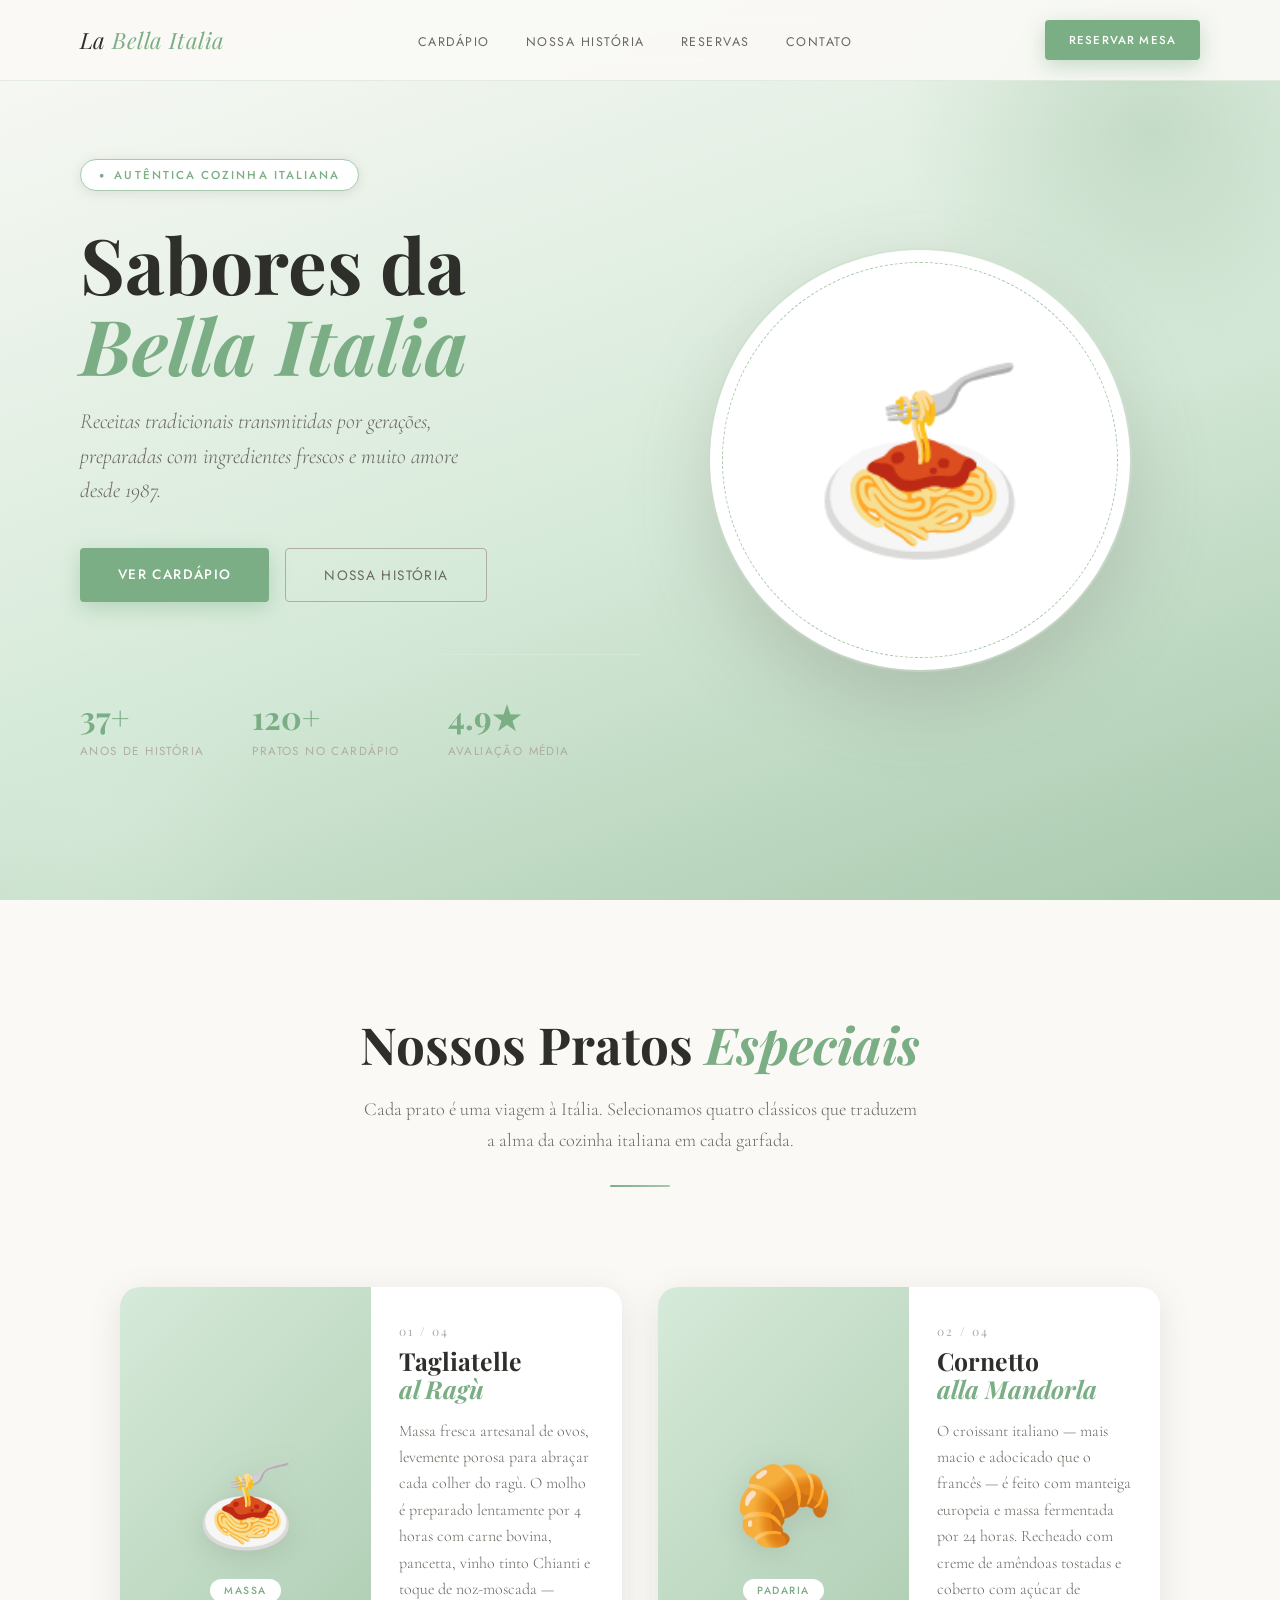
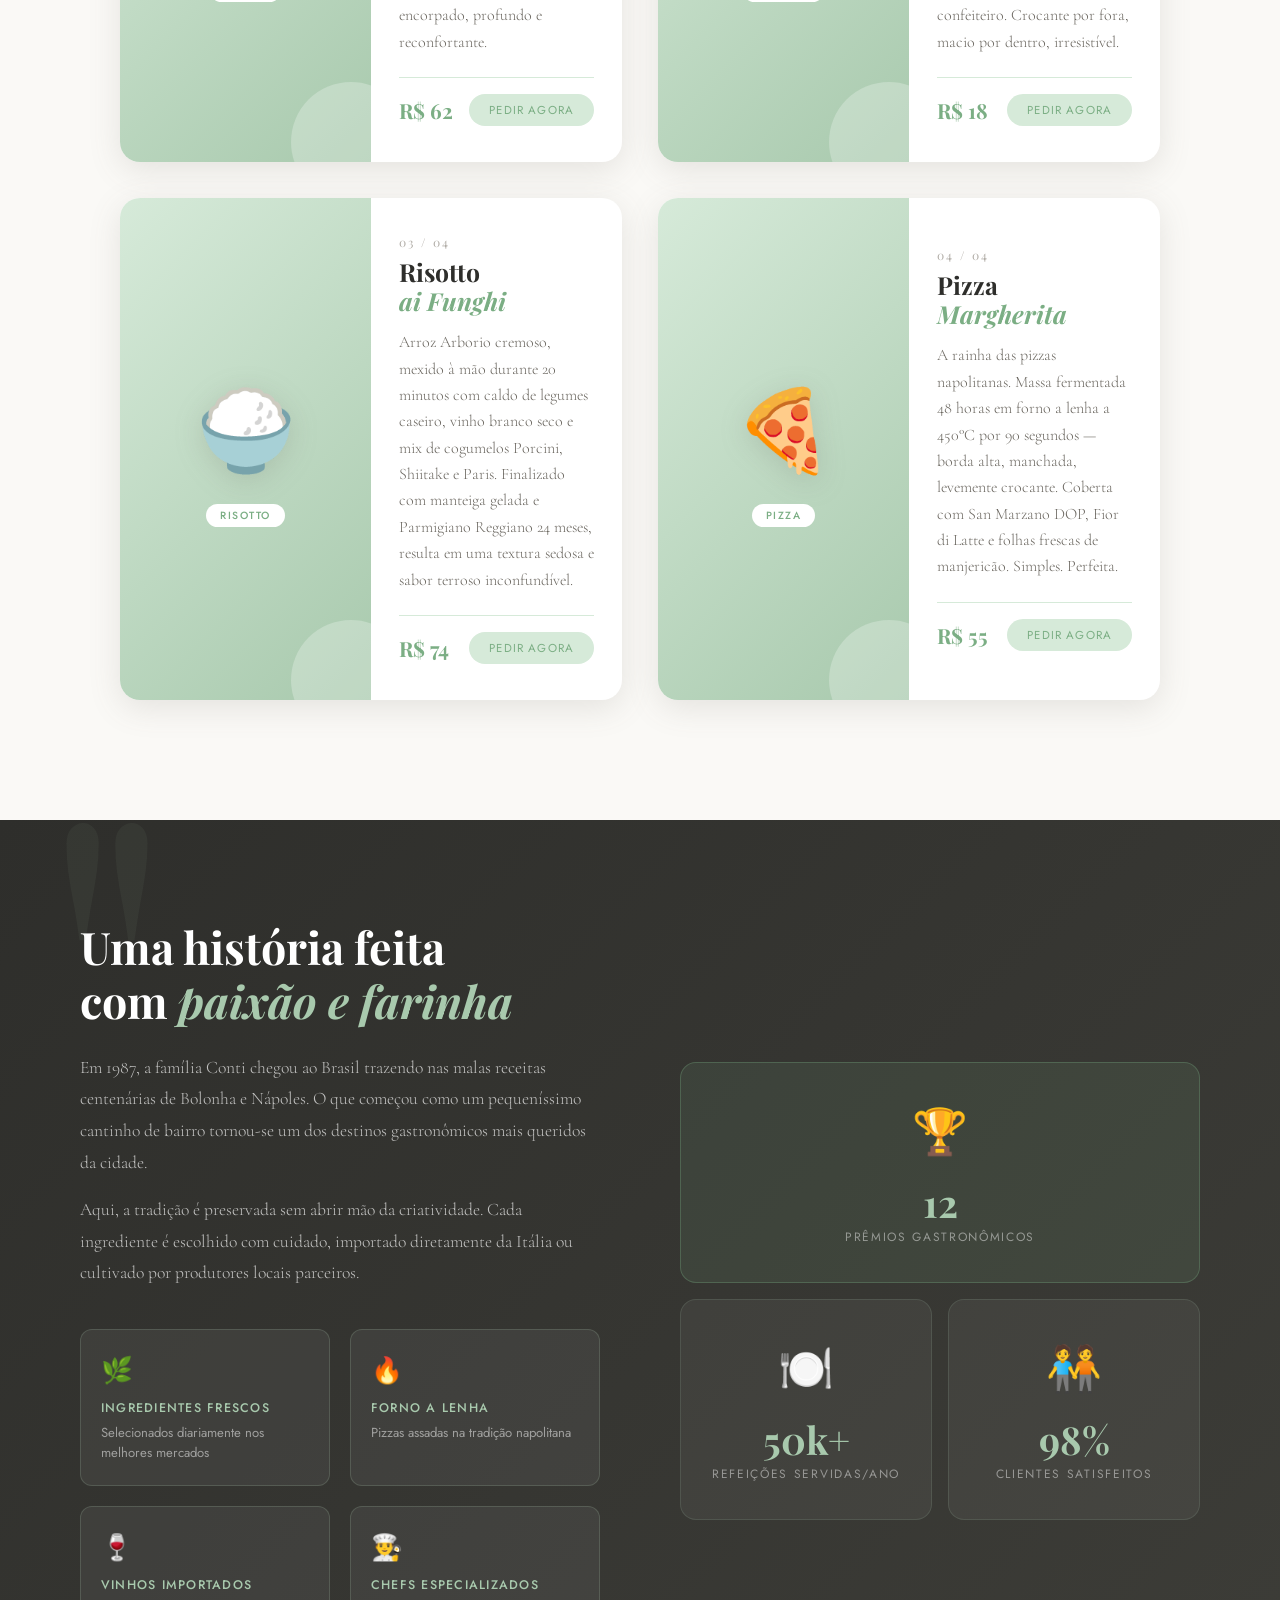
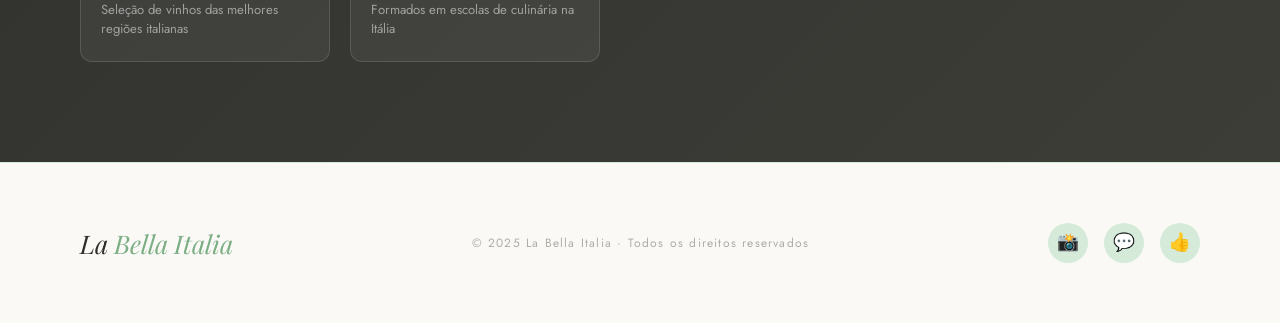
<file: LP Cardapio Italiano/index.html>
<!DOCTYPE html>
<html lang="pt-BR">
<head>
  <meta charset="UTF-8" />
  <meta name="viewport" content="width=device-width, initial-scale=1.0"/>
  <title>La Bella Italia – Restaurante Italiano</title>
  <link href="https://fonts.googleapis.com/css2?family=Playfair+Display:ital,wght@0,400;0,700;1,400;1,600&family=Cormorant+Garamond:ital,wght@0,300;0,400;1,300&family=Jost:wght@300;400;500&display=swap" rel="stylesheet"/>
  <link rel="stylesheet" href="style.css"/>
</head>
<body>

  <!-- NAV -->
  <nav>
    <div class="nav-logo"><em>La</em> <span>Bella Italia</span></div>
    <ul class="nav-links">
      <li><a href="#cardapio">Cardápio</a></li>
      <li><a href="#sobre">Nossa História</a></li>
      <li><a href="#reserva">Reservas</a></li>
      <li><a href="#contato">Contato</a></li>
    </ul>
    <a href="#reserva" class="btn-primary" style="font-size:0.72rem; padding:12px 24px;">Reservar Mesa</a>
  </nav>

  <!-- HERO -->
  <section class="hero">
    <div class="hero-text">
      <div class="badge">Autêntica Cozinha Italiana</div>
      <h1>Sabores da<br/><em>Bella Italia</em></h1>
      <p class="hero-sub">
        Receitas tradicionais transmitidas por gerações, preparadas com ingredientes frescos e muito amore desde 1987.
      </p>
      <div class="hero-cta">
        <a href="#cardapio" class="btn-primary">Ver Cardápio</a>
        <a href="#sobre" class="btn-ghost">Nossa História</a>
      </div>
      <div class="hero-stats">
        <div>
          <span class="stat-num">37+</span>
          <span class="stat-label">Anos de história</span>
        </div>
        <div>
          <span class="stat-num">120+</span>
          <span class="stat-label">Pratos no cardápio</span>
        </div>
        <div>
          <span class="stat-num">4.9★</span>
          <span class="stat-label">Avaliação média</span>
        </div>
      </div>
    </div>

    <div class="hero-visual">
      <div class="hero-plate">🍝</div>
    </div>
  </section>

  <!-- INTRO CARDÁPIO -->
  <div class="section-intro reveal" id="cardapio">
    <h2>Nossos Pratos <em>Especiais</em></h2>
    <p>Cada prato é uma viagem à Itália. Selecionamos quatro clássicos que traduzem a alma da cozinha italiana em cada garfada.</p>
    <div class="divider"></div>
  </div>

  <!-- CARDÁPIO -->
  <section class="menu">

    <!-- Card 1: Tagliatelle al Ragù -->
    <article class="card reveal">
      <div class="card-emoji-wrap">
        <div class="card-emoji">🍝</div>
        <span class="card-tag">Massa</span>
      </div>
      <div class="card-body">
        <div class="card-number">01 / 04</div>
        <h3 class="card-title">Tagliatelle<br/><em>al Ragù</em></h3>
        <p class="card-desc">
          Massa fresca artesanal de ovos, levemente porosa para abraçar cada colher do ragù. O molho é preparado lentamente por 4 horas com carne bovina, pancetta, vinho tinto Chianti e toque de noz-moscada — encorpado, profundo e reconfortante.
        </p>
        <div class="card-footer">
          <span class="card-price">R$ 62</span>
          <button class="card-btn">Pedir agora</button>
        </div>
      </div>
    </article>

    <!-- Card 2: Cornetto alla Mandorla -->
    <article class="card reveal">
      <div class="card-emoji-wrap">
        <div class="card-emoji">🥐</div>
        <span class="card-tag">Padaria</span>
      </div>
      <div class="card-body">
        <div class="card-number">02 / 04</div>
        <h3 class="card-title">Cornetto<br/><em>alla Mandorla</em></h3>
        <p class="card-desc">
          O croissant italiano — mais macio e adocicado que o francês — é feito com manteiga europeia e massa fermentada por 24 horas. Recheado com creme de amêndoas tostadas e coberto com açúcar de confeiteiro. Crocante por fora, macio por dentro, irresistível.
        </p>
        <div class="card-footer">
          <span class="card-price">R$ 18</span>
          <button class="card-btn">Pedir agora</button>
        </div>
      </div>
    </article>

    <!-- Card 3: Risotto ai Funghi -->
    <article class="card reveal">
      <div class="card-emoji-wrap">
        <div class="card-emoji">🍚</div>
        <span class="card-tag">Risotto</span>
      </div>
      <div class="card-body">
        <div class="card-number">03 / 04</div>
        <h3 class="card-title">Risotto<br/><em>ai Funghi</em></h3>
        <p class="card-desc">
          Arroz Arborio cremoso, mexido à mão durante 20 minutos com caldo de legumes caseiro, vinho branco seco e mix de cogumelos Porcini, Shiitake e Paris. Finalizado com manteiga gelada e Parmigiano Reggiano 24 meses, resulta em uma textura sedosa e sabor terroso inconfundível.
        </p>
        <div class="card-footer">
          <span class="card-price">R$ 74</span>
          <button class="card-btn">Pedir agora</button>
        </div>
      </div>
    </article>

    <!-- Card 4: Pizza Margherita -->
    <article class="card reveal">
      <div class="card-emoji-wrap">
        <div class="card-emoji">🍕</div>
        <span class="card-tag">Pizza</span>
      </div>
      <div class="card-body">
        <div class="card-number">04 / 04</div>
        <h3 class="card-title">Pizza<br/><em>Margherita</em></h3>
        <p class="card-desc">
          A rainha das pizzas napolitanas. Massa fermentada 48 horas em forno a lenha a 450°C por 90 segundos — borda alta, manchada, levemente crocante. Coberta com San Marzano DOP, Fior di Latte e folhas frescas de manjericão. Simples. Perfeita.
        </p>
        <div class="card-footer">
          <span class="card-price">R$ 55</span>
          <button class="card-btn">Pedir agora</button>
        </div>
      </div>
    </article>

  </section>

  <!-- SOBRE -->
  <section class="sobre reveal" id="sobre">
    <div class="sobre-text">
      <h2>Uma história feita<br/>com <em>paixão e farinha</em></h2>
      <p>Em 1987, a família Conti chegou ao Brasil trazendo nas malas receitas centenárias de Bolonha e Nápoles. O que começou como um pequeníssimo cantinho de bairro tornou-se um dos destinos gastronômicos mais queridos da cidade.</p>
      <p>Aqui, a tradição é preservada sem abrir mão da criatividade. Cada ingrediente é escolhido com cuidado, importado diretamente da Itália ou cultivado por produtores locais parceiros.</p>
      <div class="sobre-features">
        <div class="feature">
          <div class="feature-icon">🌿</div>
          <div class="feature-title">Ingredientes frescos</div>
          <div class="feature-desc">Selecionados diariamente nos melhores mercados</div>
        </div>
        <div class="feature">
          <div class="feature-icon">🔥</div>
          <div class="feature-title">Forno a lenha</div>
          <div class="feature-desc">Pizzas assadas na tradição napolitana</div>
        </div>
        <div class="feature">
          <div class="feature-icon">🍷</div>
          <div class="feature-title">Vinhos importados</div>
          <div class="feature-desc">Seleção de vinhos das melhores regiões italianas</div>
        </div>
        <div class="feature">
          <div class="feature-icon">👨‍🍳</div>
          <div class="feature-title">Chefs especializados</div>
          <div class="feature-desc">Formados em escolas de culinária na Itália</div>
        </div>
      </div>
    </div>

    <div class="sobre-visual">
      <div class="sobre-box">
        <div class="sobre-box-icon">🏆</div>
        <div class="sobre-box-num">12</div>
        <div class="sobre-box-label">Prêmios gastronômicos</div>
      </div>
      <div class="sobre-box">
        <div class="sobre-box-icon">🍽️</div>
        <div class="sobre-box-num">50k+</div>
        <div class="sobre-box-label">Refeições servidas/ano</div>
      </div>
      <div class="sobre-box">
        <div class="sobre-box-icon">🧑‍🤝‍🧑</div>
        <div class="sobre-box-num">98%</div>
        <div class="sobre-box-label">Clientes satisfeitos</div>
      </div>
    </div>
  </section>

  <!-- FOOTER -->
  <footer id="contato">
    <div class="footer-logo"><em>La</em> <span>Bella Italia</span></div>
    <span class="footer-copy">© 2025 La Bella Italia · Todos os direitos reservados</span>
    <div class="footer-socials">
      <button class="social-pill" title="Instagram">📸</button>
      <button class="social-pill" title="WhatsApp">💬</button>
      <button class="social-pill" title="Facebook">👍</button>
    </div>
  </footer>

  <script src="script.js"></script>

</body>
</html>
</file>
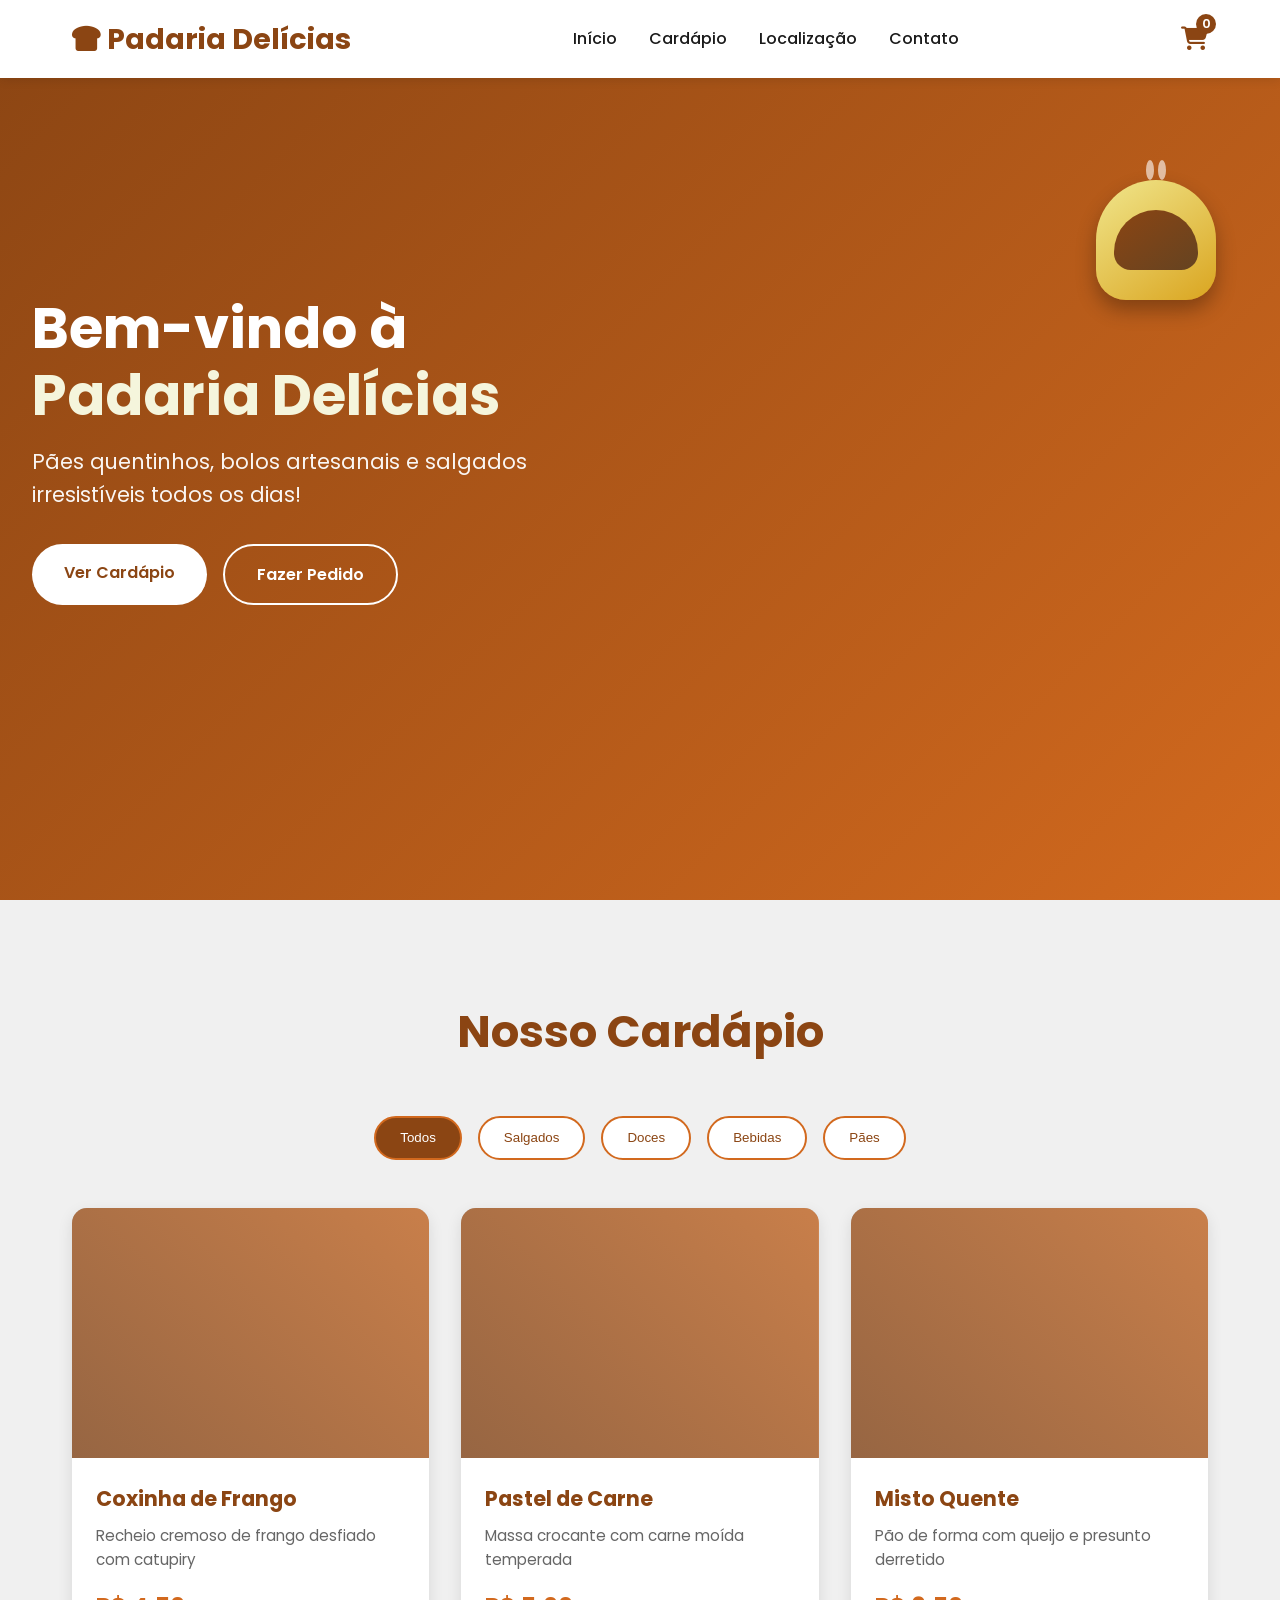
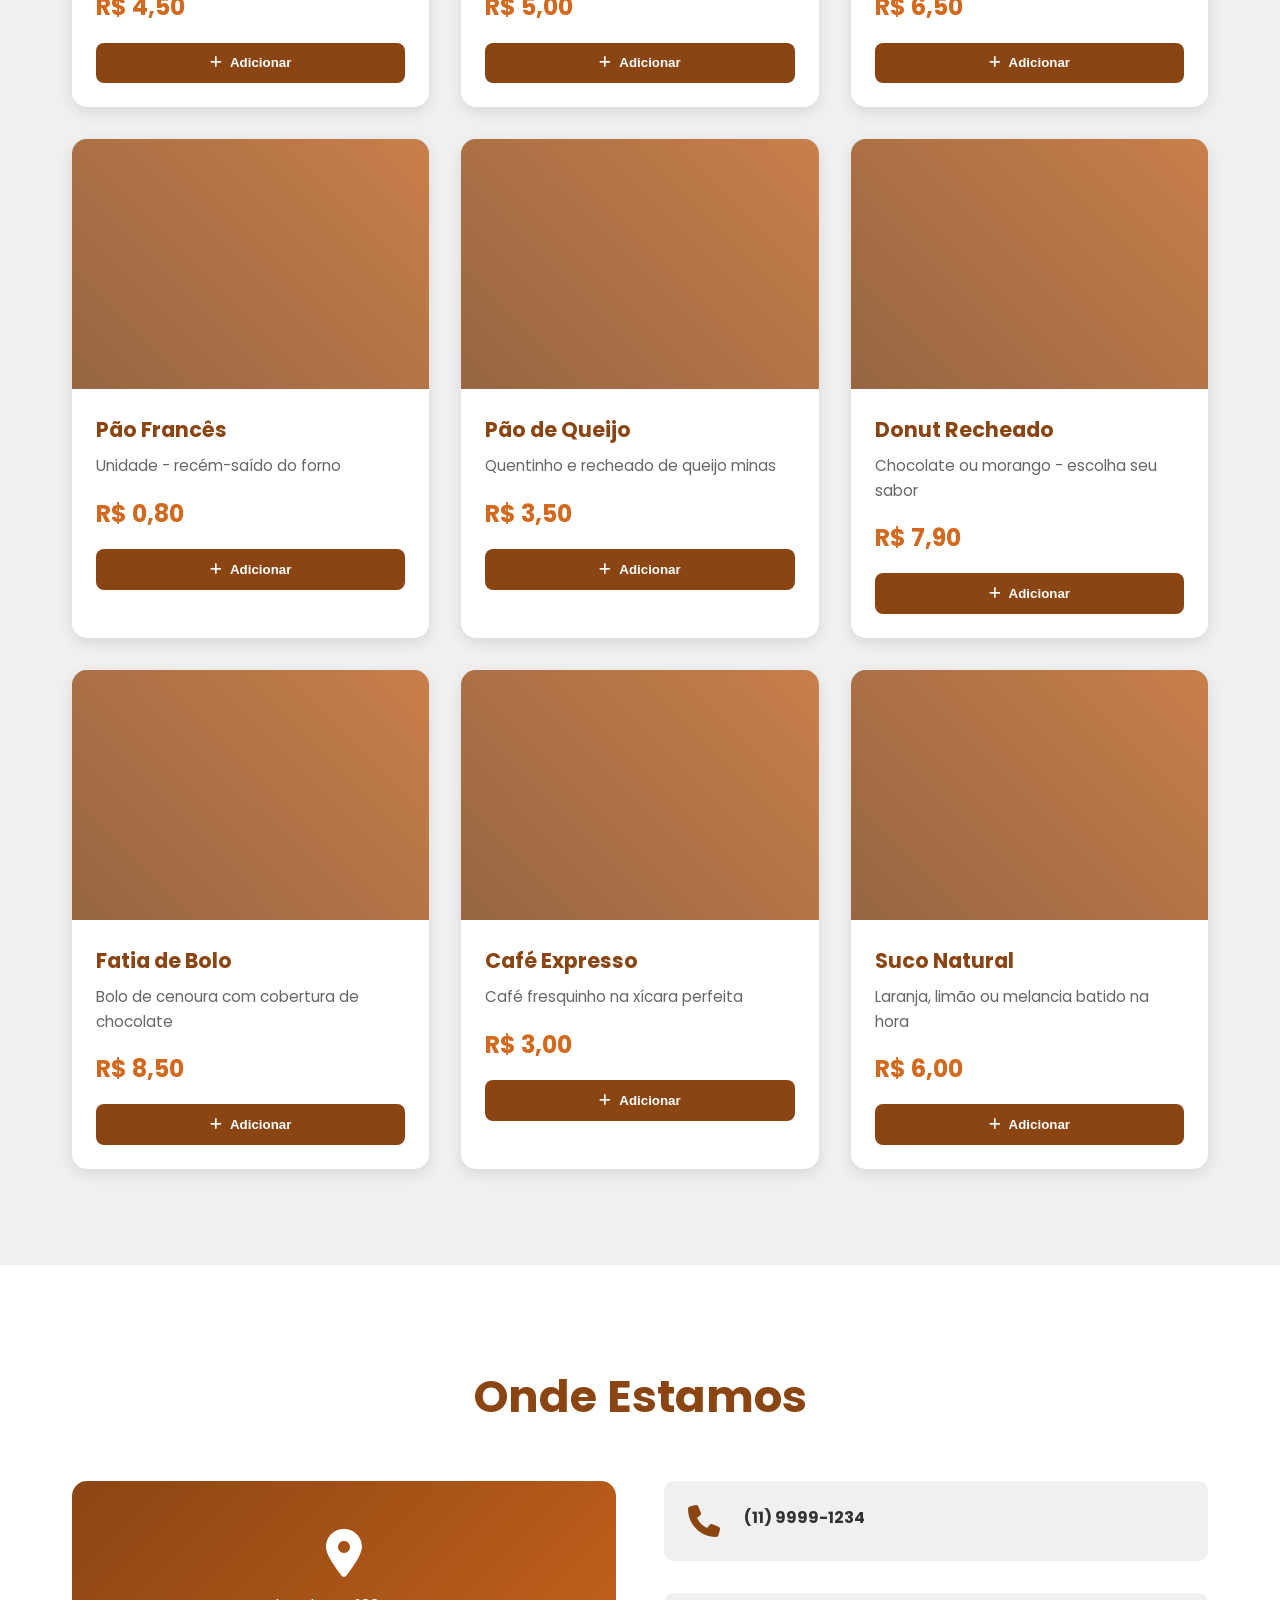
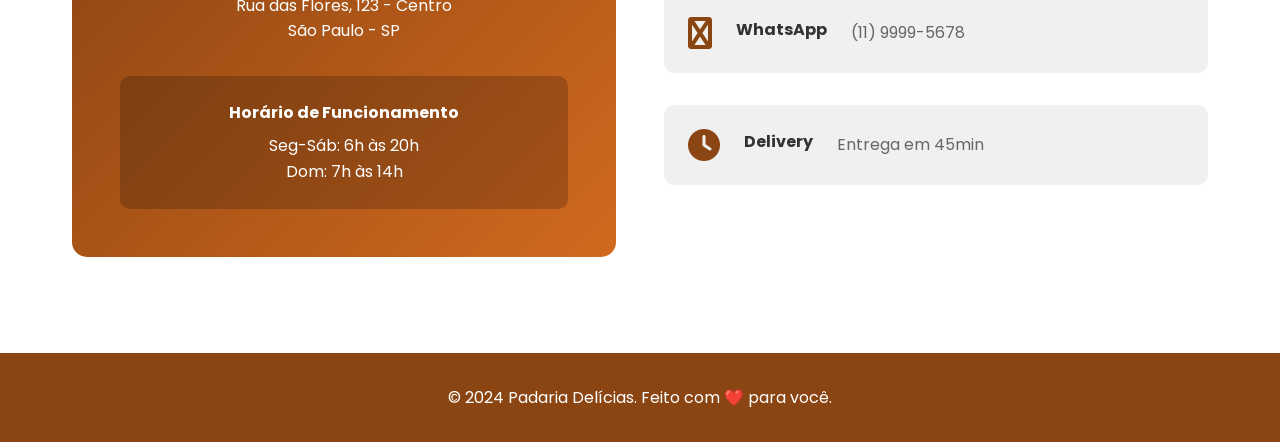
<file: LP Padaria/index.html>
<!DOCTYPE html>
<html lang="pt-BR">
<head>
    <meta charset="UTF-8">
    <meta name="viewport" content="width=device-width, initial-scale=1.0">
    <title>Padaria Delícias - Pães, Bolos e Salgados Frescos</title>
    <link href="https://fonts.googleapis.com/css2?family=Poppins:wght@300;400;500;600;700&display=swap" rel="stylesheet">
    <link rel="stylesheet" href="https://cdnjs.cloudflare.com/ajax/libs/font-awesome/6.4.0/css/all.min.css">
    <link rel="stylesheet" href="style.css">
</head>
<body>
    <!-- Header -->
    <header>
        <nav class="navbar">
            <div class="nav-container">
                <div class="logo">
                    <i class="fas fa-bread-slice"></i> Padaria Delícias
                </div>
                <ul class="nav-menu">
                    <li><a href="#home">Início</a></li>
                    <li><a href="#menu">Cardápio</a></li>
                    <li><a href="#location">Localização</a></li>
                    <li><a href="#contact">Contato</a></li>
                </ul>
                <div class="nav-icons">
                    <a href="#cart" class="cart-icon" id="cartBtn">
                        <i class="fas fa-shopping-cart"></i>
                        <span class="cart-count" id="cartCount">0</span>
                    </a>
                    <div class="mobile-menu-toggle">
                        <i class="fas fa-bars"></i>
                    </div>
                </div>
            </div>
        </nav>
    </header>

    <!-- Hero Banner com Café -->
    <section class="hero" id="home">
        <div class="hero-content">
            <h1 class="hero-title">Bem-vindo à <span>Padaria Delícias</span></h1>
            <p class="hero-subtitle">Pães quentinhos, bolos artesanais e salgados irresistíveis todos os dias!</p>
            <div class="hero-buttons">
                <a href="#menu" class="cta-primary">Ver Cardápio</a>
                <a href="#order" class="cta-secondary">Fazer Pedido</a>
            </div>
        </div>
        <div class="coffee-animation">
            <div class="coffee-cup">
                <div class="steam"></div>
                <div class="coffee-liquid"></div>
            </div>
        </div>
    </section>

    <!-- Cardápio -->
    <section class="menu-section" id="menu">
        <div class="container">
            <h2 class="section-title">Nosso Cardápio</h2>
            <div class="menu-categories">
                <button class="category-btn active" data-category="all">Todos</button>
                <button class="category-btn" data-category="salgados">Salgados</button>
                <button class="category-btn" data-category="doces">Doces</button>
                <button class="category-btn" data-category="bebidas">Bebidas</button>
                <button class="category-btn" data-category="pães">Pães</button>
            </div>
            <div class="menu-grid" id="menuGrid">
                <!-- Salgados -->
                <div class="menu-item salgado" data-category="salgados">
                    <div class="item-image coxinha"></div>
                    <div class="item-info">
                        <h3>Coxinha de Frango</h3>
                        <p>Recheio cremoso de frango desfiado com catupiry</p>
                        <div class="price">R$ 4,50</div>
                        <button class="add-cart" data-name="Coxinha de Frango" data-price="4.50">
                            <i class="fas fa-plus"></i> Adicionar
                        </button>
                    </div>
                </div>

                <div class="menu-item salgado" data-category="salgados">
                    <div class="item-image pastel"></div>
                    <div class="item-info">
                        <h3>Pastel de Carne</h3>
                        <p>Massa crocante com carne moída temperada</p>
                        <div class="price">R$ 5,00</div>
                        <button class="add-cart" data-name="Pastel de Carne" data-price="5.00">
                            <i class="fas fa-plus"></i> Adicionar
                        </button>
                    </div>
                </div>

                <div class="menu-item salgado" data-category="salgados">
                    <div class="item-image misto"></div>
                    <div class="item-info">
                        <h3>Misto Quente</h3>
                        <p>Pão de forma com queijo e presunto derretido</p>
                        <div class="price">R$ 6,50</div>
                        <button class="add-cart" data-name="Misto Quente" data-price="6.50">
                            <i class="fas fa-plus"></i> Adicionar
                        </button>
                    </div>
                </div>

                <!-- Pães -->
                <div class="menu-item pao" data-category="pães">
                    <div class="item-image pao-frances"></div>
                    <div class="item-info">
                        <h3>Pão Francês</h3>
                        <p>Unidade - recém-saído do forno</p>
                        <div class="price">R$ 0,80</div>
                        <button class="add-cart" data-name="Pão Francês" data-price="0.80">
                            <i class="fas fa-plus"></i> Adicionar
                        </button>
                    </div>
                </div>

                <div class="menu-item pao" data-category="pães">
                    <div class="item-image pao-queijo"></div>
                    <div class="item-info">
                        <h3>Pão de Queijo</h3>
                        <p>Quentinho e recheado de queijo minas</p>
                        <div class="price">R$ 3,50</div>
                        <button class="add-cart" data-name="Pão de Queijo" data-price="3.50">
                            <i class="fas fa-plus"></i> Adicionar
                        </button>
                    </div>
                </div>

                <!-- Doces -->
                <div class="menu-item doce" data-category="doces">
                    <div class="item-image donut"></div>
                    <div class="item-info">
                        <h3>Donut Recheado</h3>
                        <p>Chocolate ou morango - escolha seu sabor</p>
                        <div class="price">R$ 7,90</div>
                        <button class="add-cart" data-name="Donut Recheado" data-price="7.90">
                            <i class="fas fa-plus"></i> Adicionar
                        </button>
                    </div>
                </div>

                <div class="menu-item doce" data-category="doces">
                    <div class="item-image bolo"></div>
                    <div class="item-info">
                        <h3>Fatia de Bolo</h3>
                        <p>Bolo de cenoura com cobertura de chocolate</p>
                        <div class="price">R$ 8,50</div>
                        <button class="add-cart" data-name="Fatia de Bolo" data-price="8.50">
                            <i class="fas fa-plus"></i> Adicionar
                        </button>
                    </div>
                </div>

                <!-- Bebidas -->
                <div class="menu-item bebida" data-category="bebidas">
                    <div class="item-image cafe"></div>
                    <div class="item-info">
                        <h3>Café Expresso</h3>
                        <p>Café fresquinho na xícara perfeita</p>
                        <div class="price">R$ 3,00</div>
                        <button class="add-cart" data-name="Café Expresso" data-price="3.00">
                            <i class="fas fa-plus"></i> Adicionar
                        </button>
                    </div>
                </div>

                <div class="menu-item bebida" data-category="bebidas">
                    <div class="item-image suco"></div>
                    <div class="item-info">
                        <h3>Suco Natural</h3>
                        <p>Laranja, limão ou melancia batido na hora</p>
                        <div class="price">R$ 6,00</div>
                        <button class="add-cart" data-name="Suco Natural" data-price="6.00">
                            <i class="fas fa-plus"></i> Adicionar
                        </button>
                    </div>
                </div>
            </div>
        </div>
    </section>

    <!-- Localização -->
    <section class="location-section" id="location">
        <div class="container">
            <h2 class="section-title">Onde Estamos</h2>
            <div class="location-content">
                <div class="map-placeholder">
                    <i class="fas fa-map-marker-alt"></i>
                    <p>Rua das Flores, 123 - Centro<br>São Paulo - SP</p>
                    <div class="opening-hours">
                        <h4>Horário de Funcionamento</h4>
                        <p>Seg-Sáb: 6h às 20h<br>Dom: 7h às 14h</p>
                    </div>
                </div>
                <div class="contact-info">
                    <div class="contact-item">
                        <i class="fas fa-phone"></i>
                        <h4>(11) 9999-1234</h4>
                    </div>
                    <div class="contact-item">
                        <i class="fas fa-whatsapp"></i>
                        <h4>WhatsApp</h4>
                        <p>(11) 9999-5678</p>
                    </div>
                    <div class="contact-item">
                        <i class="fas fa-clock"></i>
                        <h4>Delivery</h4>
                        <p>Entrega em 45min</p>
                    </div>
                </div>
            </div>
        </div>
    </section>

    <!-- Carrinho Modal -->
    <div class="cart-modal" id="cartModal">
        <div class="cart-content">
            <div class="cart-header">
                <h3>Minha Sacola <span id="cartTotalItems">(0)</span></h3>
                <button class="close-cart" id="closeCart">
                    <i class="fas fa-times"></i>
                </button>
            </div>
            <div class="cart-items" id="cartItems"></div>
            <div class="cart-footer">
                <div class="cart-total">
                    <strong>Total: <span id="cartTotal">R$ 0,00</span></strong>
                </div>
                <button class="checkout-btn">Finalizar Pedido</button>
            </div>
        </div>
    </div>

    <!-- Footer -->
    <footer>
        <div class="container">
            <p>&copy; 2024 Padaria Delícias. Feito com ❤️ para você.</p>
        </div>
    </footer>

    <script src="script.js"></script>
</body>
</html>
</file>
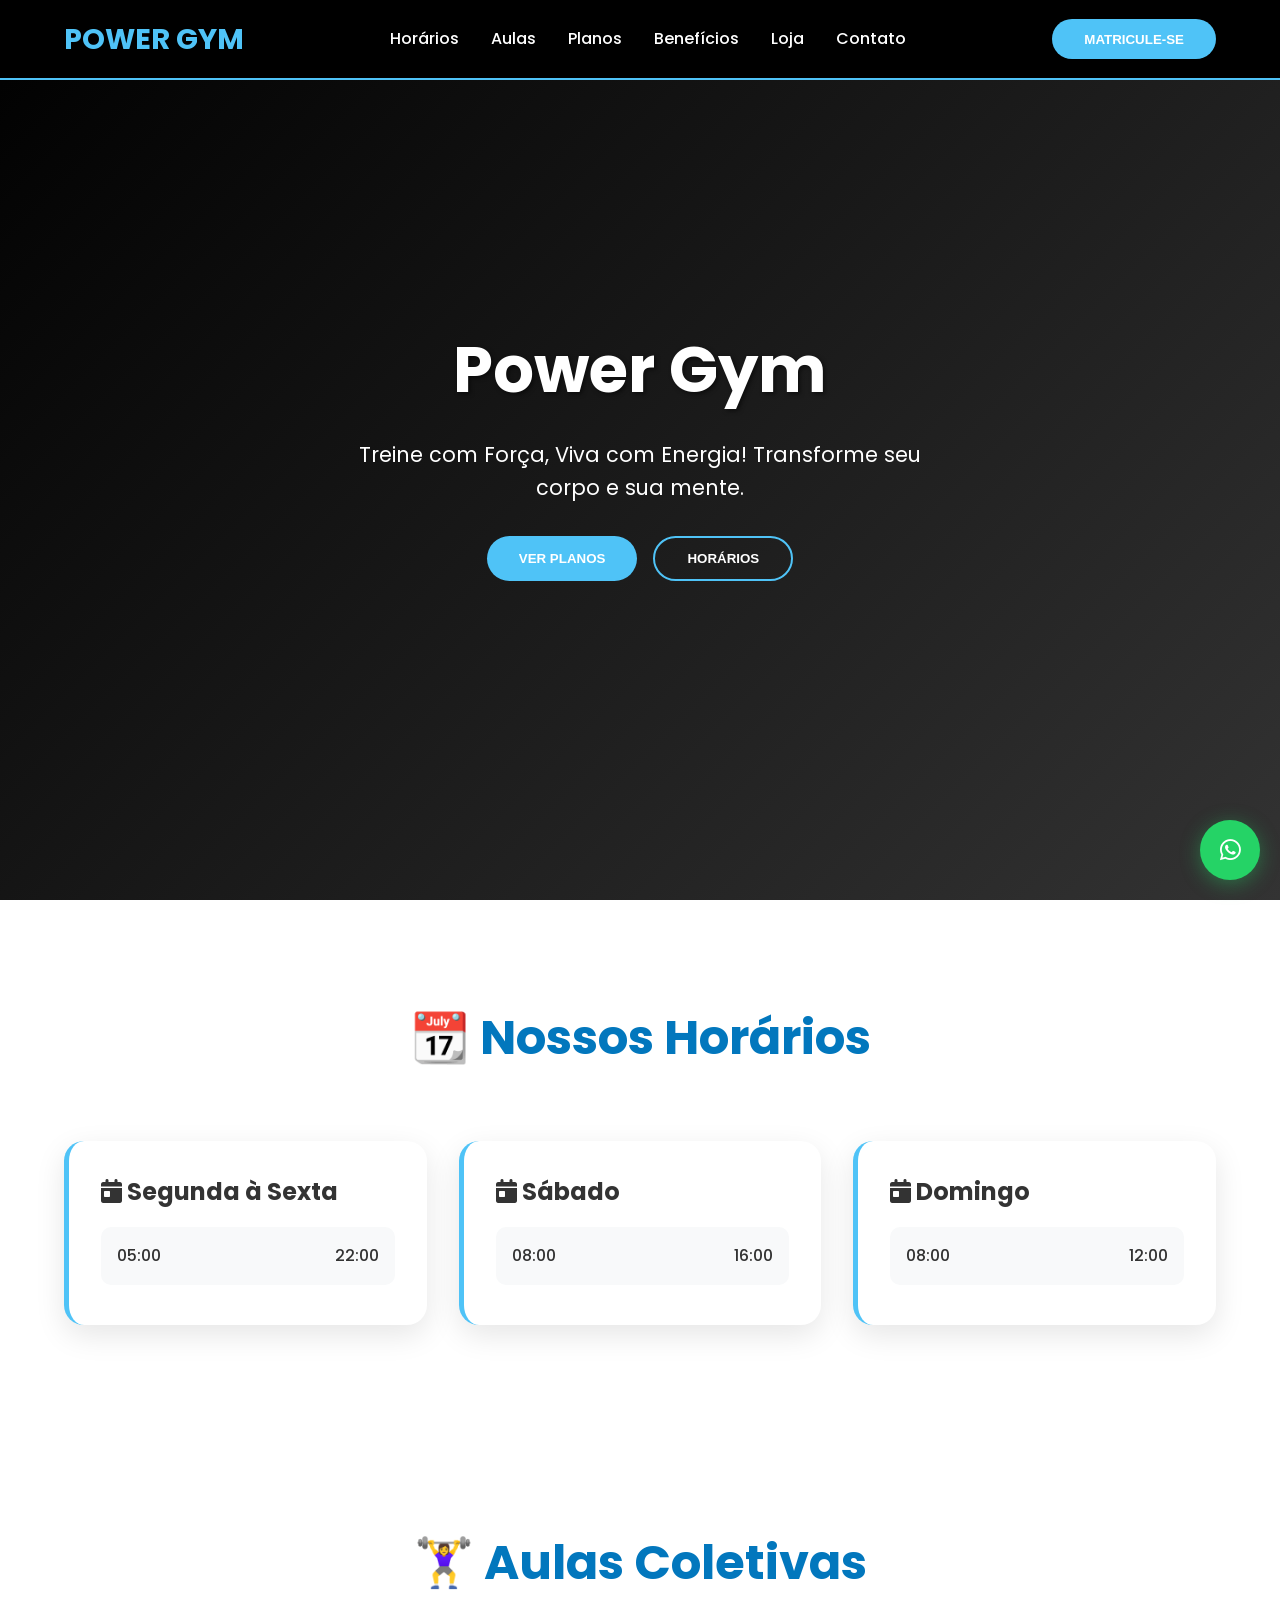
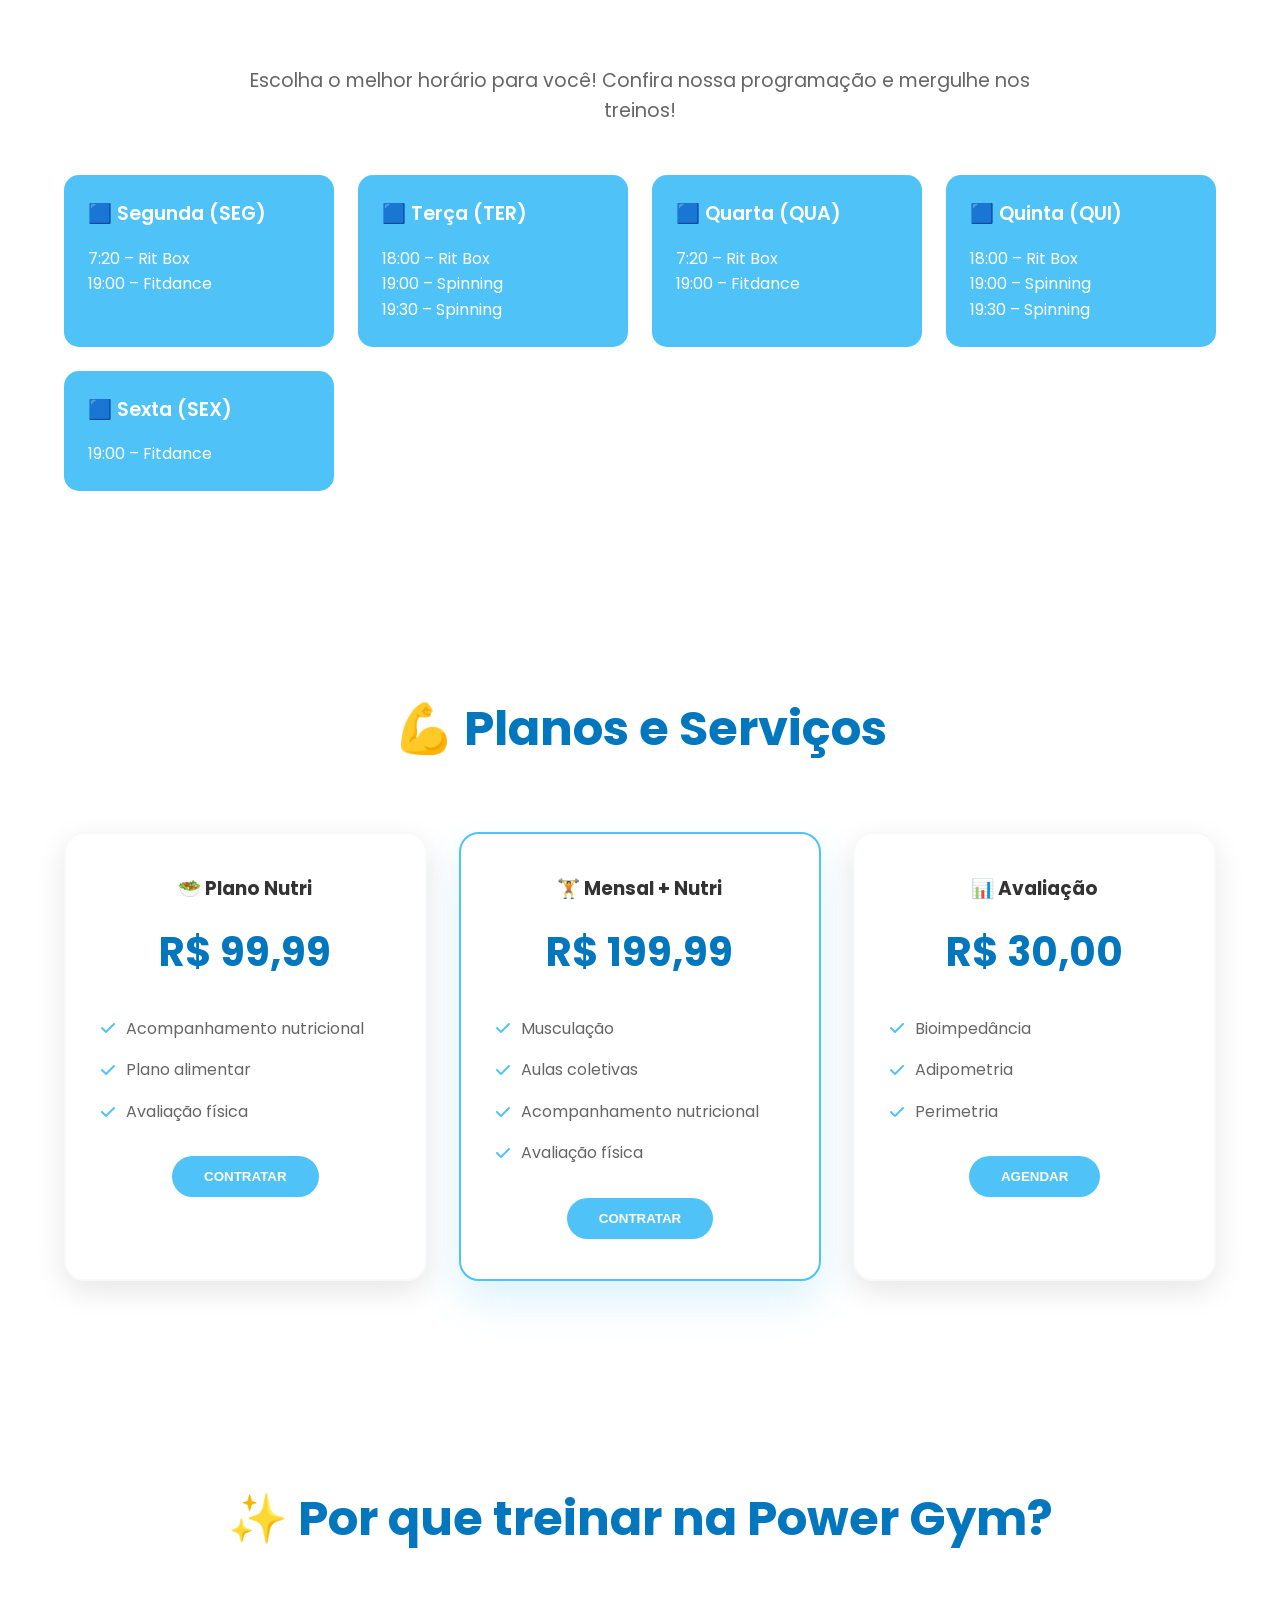
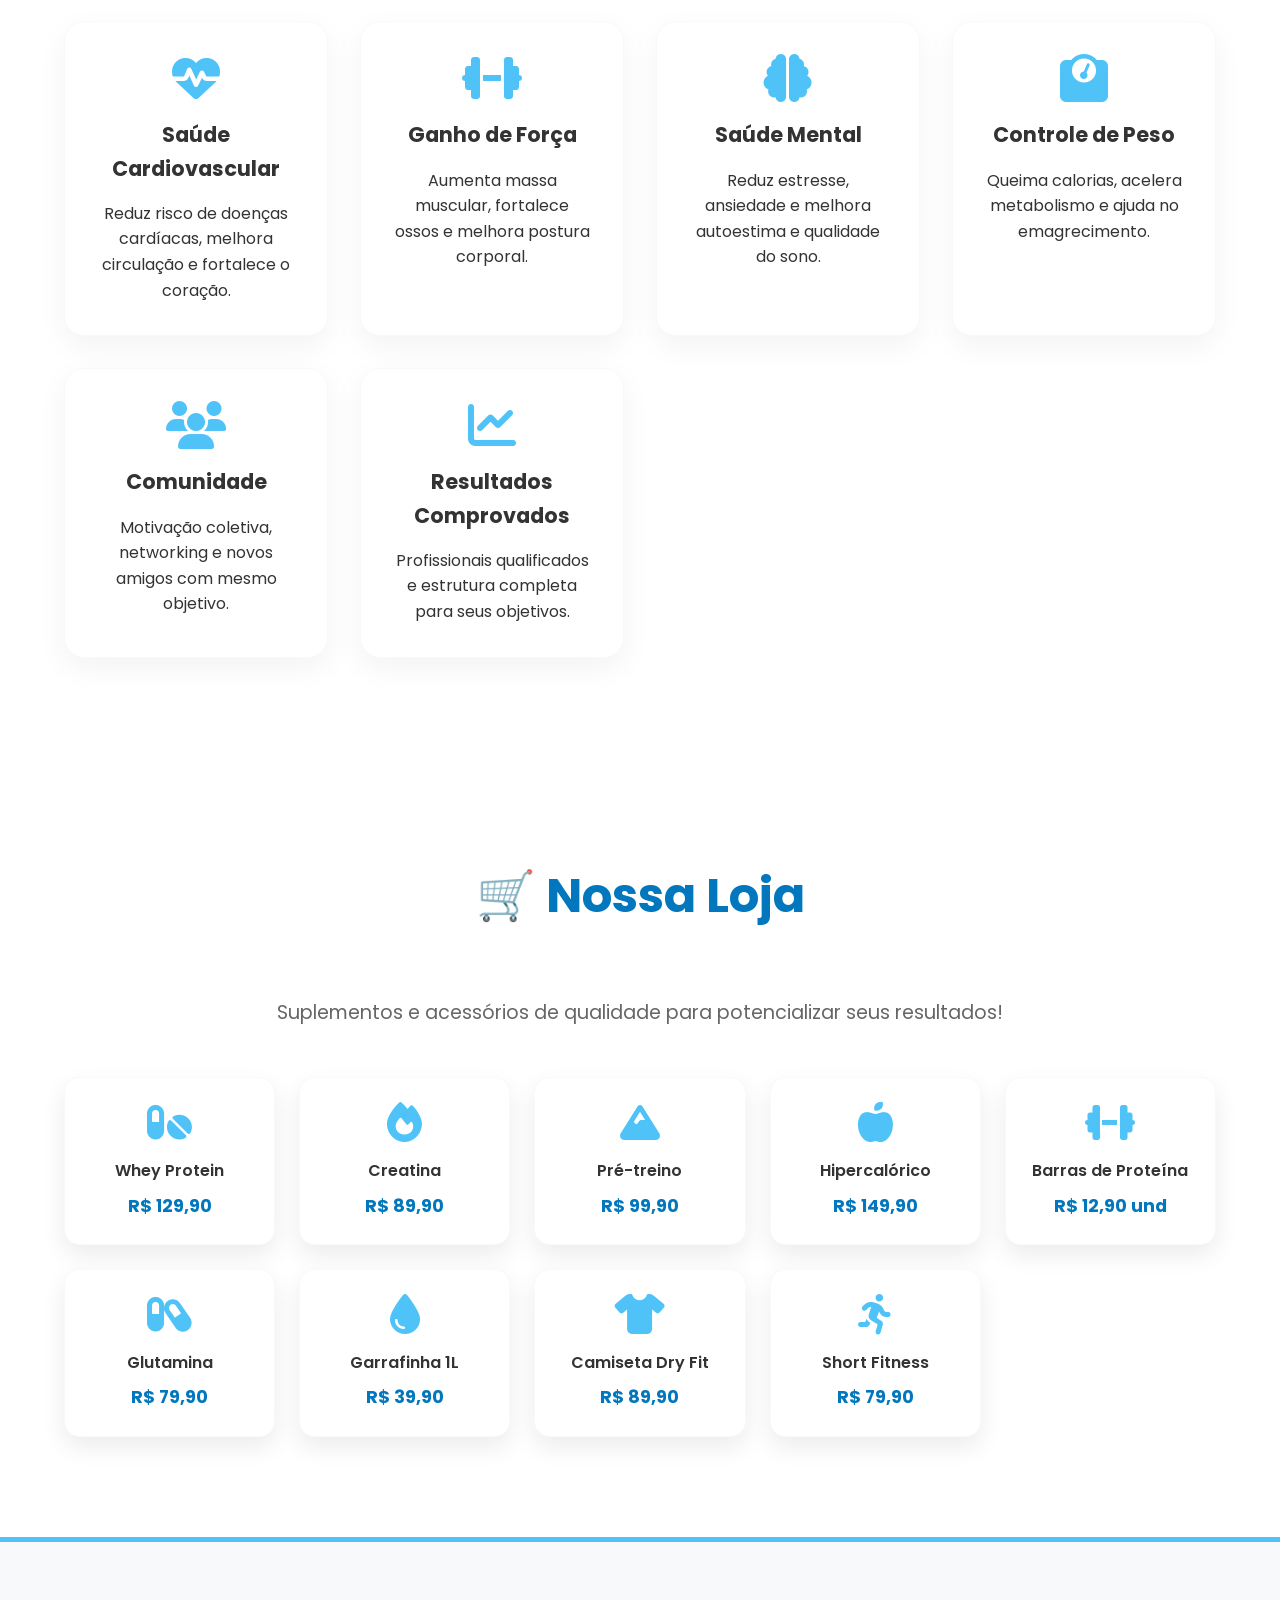
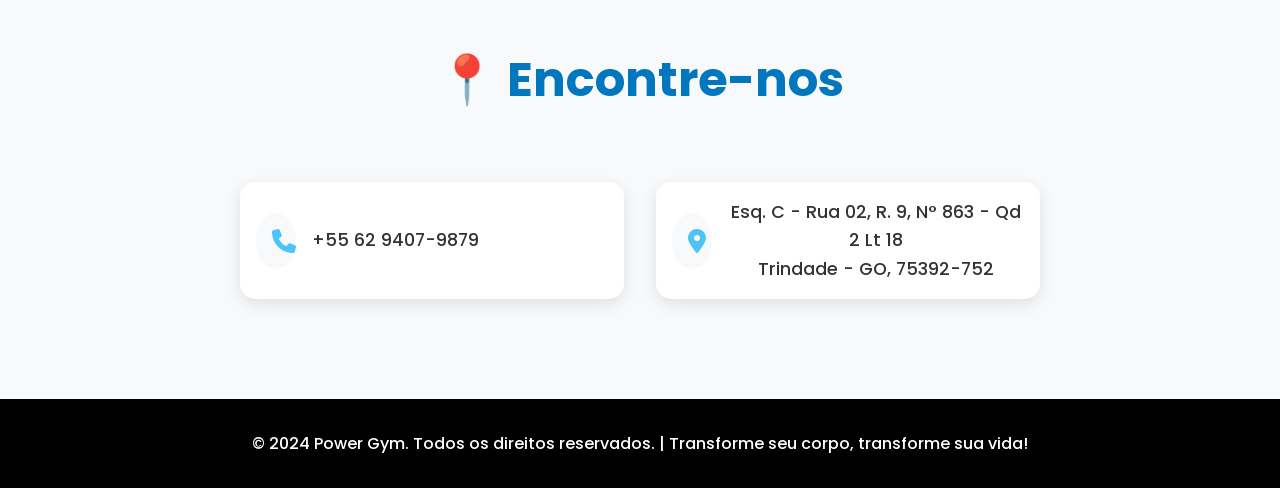
<file: LP power Gym/index.html>
<!DOCTYPE html>
<html lang="pt-BR">
<head>
    <meta charset="UTF-8">
    <meta name="viewport" content="width=device-width, initial-scale=1.0">
    <title>Power Gym - Treine com Força, Viva com Energia!</title>
    <link href="https://fonts.googleapis.com/css2?family=Poppins:wght@300;400;500;600;700&display=swap" rel="stylesheet">
    <link rel="stylesheet" href="https://cdnjs.cloudflare.com/ajax/libs/font-awesome/6.4.0/css/all.min.css">
    <link rel="stylesheet" href="style.css">
</head>
<body>
    <!-- Header -->
    <header>
        <nav>
            <div class="logo">POWER GYM</div>
            <ul class="nav-links">
                <li><a href="#horarios">Horários</a></li>
                <li><a href="#aulas">Aulas</a></li>
                <li><a href="#planos">Planos</a></li>
                <li><a href="#beneficios">Benefícios</a></li>
                <li><a href="#loja">Loja</a></li>
                <li><a href="#contato">Contato</a></li>
            </ul>
            <button class="cta-btn" onclick="scrollToSection('planos')">MATRICULE-SE</button>
        </nav>
    </header>

    <!-- Hero -->
    <section class="hero">
        <div class="hero-content">
            <h1>Power Gym</h1>
            <p>Treine com Força, Viva com Energia! Transforme seu corpo e sua mente.</p>
            <div class="hero-buttons">
                <button class="cta-btn" onclick="scrollToSection('planos')">VER PLANOS</button>
                <button class="cta-btn secondary" onclick="scrollToSection('horarios')">HORÁRIOS</button>
            </div>
        </div>
    </section>

    <!-- Horários -->
    <section id="horarios" class="reveal">
        <h2>📆 Nossos Horários</h2>
        <div class="horarios-grid">
            <div class="horario-card">
                <h3><i class="fas fa-calendar-day"></i> Segunda à Sexta</h3>
                <div class="horario-item"><span>05:00</span><span>22:00</span></div>
            </div>
            <div class="horario-card">
                <h3><i class="fas fa-calendar-day"></i> Sábado</h3>
                <div class="horario-item"><span>08:00</span><span>16:00</span></div>
            </div>
            <div class="horario-card">
                <h3><i class="fas fa-calendar-day"></i> Domingo</h3>
                <div class="horario-item"><span>08:00</span><span>12:00</span></div>
            </div>
        </div>
    </section>

    <!-- Aulas Coletivas -->
    <section id="aulas" class="reveal">
        <h2>🏋️‍♀️ Aulas Coletivas</h2>
        <p class="section-subtitle">
            Escolha o melhor horário para você! Confira nossa programação e mergulhe nos treinos!
        </p>
        <div class="aulas-container">
            <div class="dia-aula">
                <h4>🟦 Segunda (SEG)</h4>
                <div>7:20 – Rit Box</div>
                <div>19:00 – Fitdance</div>
            </div>
            <div class="dia-aula">
                <h4>🟦 Terça (TER)</h4>
                <div>18:00 – Rit Box</div>
                <div>19:00 – Spinning</div>
                <div>19:30 – Spinning</div>
            </div>
            <div class="dia-aula">
                <h4>🟦 Quarta (QUA)</h4>
                <div>7:20 – Rit Box</div>
                <div>19:00 – Fitdance</div>
            </div>
            <div class="dia-aula">
                <h4>🟦 Quinta (QUI)</h4>
                <div>18:00 – Rit Box</div>
                <div>19:00 – Spinning</div>
                <div>19:30 – Spinning</div>
            </div>
            <div class="dia-aula">
                <h4>🟦 Sexta (SEX)</h4>
                <div>19:00 – Fitdance</div>
            </div>
        </div>
    </section>

    <!-- Planos -->
    <section id="planos" class="reveal">
        <h2>💪 Planos e Serviços</h2>
        <div class="planos-grid">
            <div class="plano-card">
                <h3>🥗 Plano Nutri</h3>
                <div class="preco">R$ 99,99</div>
                <ul class="features">
                    <li><i class="fas fa-check"></i>Acompanhamento nutricional</li>
                    <li><i class="fas fa-check"></i>Plano alimentar</li>
                    <li><i class="fas fa-check"></i>Avaliação física</li>
                </ul>
                <button class="cta-btn">CONTRATAR</button>
            </div>
            <div class="plano-card featured">
                <h3>🏋️ Mensal + Nutri</h3>
                <div class="preco">R$ 199,99</div>
                <ul class="features">
                    <li><i class="fas fa-check"></i>Musculação</li>
                    <li><i class="fas fa-check"></i>Aulas coletivas</li>
                    <li><i class="fas fa-check"></i>Acompanhamento nutricional</li>
                    <li><i class="fas fa-check"></i>Avaliação física</li>
                </ul>
                <button class="cta-btn">CONTRATAR</button>
            </div>
            <div class="plano-card">
                <h3>📊 Avaliação</h3>
                <div class="preco">R$ 30,00</div>
                <ul class="features">
                    <li><i class="fas fa-check"></i>Bioimpedância</li>
                    <li><i class="fas fa-check"></i>Adipometria</li>
                    <li><i class="fas fa-check"></i>Perimetria</li>
                </ul>
                <button class="cta-btn">AGENDAR</button>
            </div>
        </div>
    </section>

    <!-- Benefícios -->
    <section id="beneficios" class="reveal">
        <h2>✨ Por que treinar na Power Gym?</h2>
        <div class="beneficios-grid">
            <div class="beneficio-card">
                <i class="fas fa-heartbeat"></i>
                <h3>Saúde Cardiovascular</h3>
                <p>Reduz risco de doenças cardíacas, melhora circulação e fortalece o coração.</p>
            </div>
            <div class="beneficio-card">
                <i class="fas fa-dumbbell"></i>
                <h3>Ganho de Força</h3>
                <p>Aumenta massa muscular, fortalece ossos e melhora postura corporal.</p>
            </div>
            <div class="beneficio-card">
                <i class="fas fa-brain"></i>
                <h3>Saúde Mental</h3>
                <p>Reduz estresse, ansiedade e melhora autoestima e qualidade do sono.</p>
            </div>
            <div class="beneficio-card">
                <i class="fas fa-weight"></i>
                <h3>Controle de Peso</h3>
                <p>Queima calorias, acelera metabolismo e ajuda no emagrecimento.</p>
            </div>
            <div class="beneficio-card">
                <i class="fas fa-users"></i>
                <h3>Comunidade</h3>
                <p>Motivação coletiva, networking e novos amigos com mesmo objetivo.</p>
            </div>
            <div class="beneficio-card">
                <i class="fas fa-chart-line"></i>
                <h3>Resultados Comprovados</h3>
                <p>Profissionais qualificados e estrutura completa para seus objetivos.</p>
            </div>
        </div>
    </section>

    <!-- Loja -->
    <section id="loja" class="reveal">
        <h2>🛒 Nossa Loja</h2>
        <p class="section-subtitle">
            Suplementos e acessórios de qualidade para potencializar seus resultados!
        </p>
        <div class="loja-grid">
            <div class="produto">
                <i class="fas fa-pills"></i>
                <h4>Whey Protein</h4>
                <p>R$ 129,90</p>
            </div>
            <div class="produto">
                <i class="fas fa-fire"></i>
                <h4>Creatina</h4>
                <p>R$ 89,90</p>
            </div>
            <div class="produto">
                <i class="fas fa-mountain"></i>
                <h4>Pré-treino</h4>
                <p>R$ 99,90</p>
            </div>
            <div class="produto">
                <i class="fas fa-apple-alt"></i>
                <h4>Hipercalórico</h4>
                <p>R$ 149,90</p>
            </div>
            <div class="produto">
                <i class="fas fa-dumbbell"></i>
                <h4>Barras de Proteína</h4>
                <p>R$ 12,90 und</p>
            </div>
            <div class="produto">
                <i class="fas fa-capsules"></i>
                <h4>Glutamina</h4>
                <p>R$ 79,90</p>
            </div>
            <div class="produto">
                <i class="fas fa-tint"></i>
                <h4>Garrafinha 1L</h4>
                <p>R$ 39,90</p>
            </div>
            <div class="produto">
                <i class="fas fa-tshirt"></i>
                <h4>Camiseta Dry Fit</h4>
                <p>R$ 89,90</p>
            </div>
            <div class="produto">
                <i class="fas fa-running"></i>
                <h4>Short Fitness</h4>
                <p>R$ 79,90</p>
            </div>
        </div>
    </section>

    <!-- Contato -->
    <section id="contato" class="contato reveal">
        <h2>📍 Encontre-nos</h2>
        <div class="contato-info">
            <div class="info-item">
                <i class="fas fa-phone"></i>
                <span>+55 62 9407-9879</span>
            </div>
            <div class="info-item">
                <i class="fas fa-map-marker-alt"></i>
                <span>Esq. C - Rua 02, R. 9, N° 863 - Qd 2 Lt 18<br>Trindade - GO, 75392-752</span>
            </div>
        </div>
    </section>

    <!-- WhatsApp Button -->
    <a href="https://wa.me/556294079879" class="whatsapp-btn" target="_blank">
        <i class="fab fa-whatsapp"></i>
    </a>

    <!-- Footer -->
    <footer>
        <p>&copy; 2024 Power Gym. Todos os direitos reservados. | Transforme seu corpo, transforme sua vida!</p>
    </footer>

    <script src="script.js"></script>
</body>
</html>
</file>
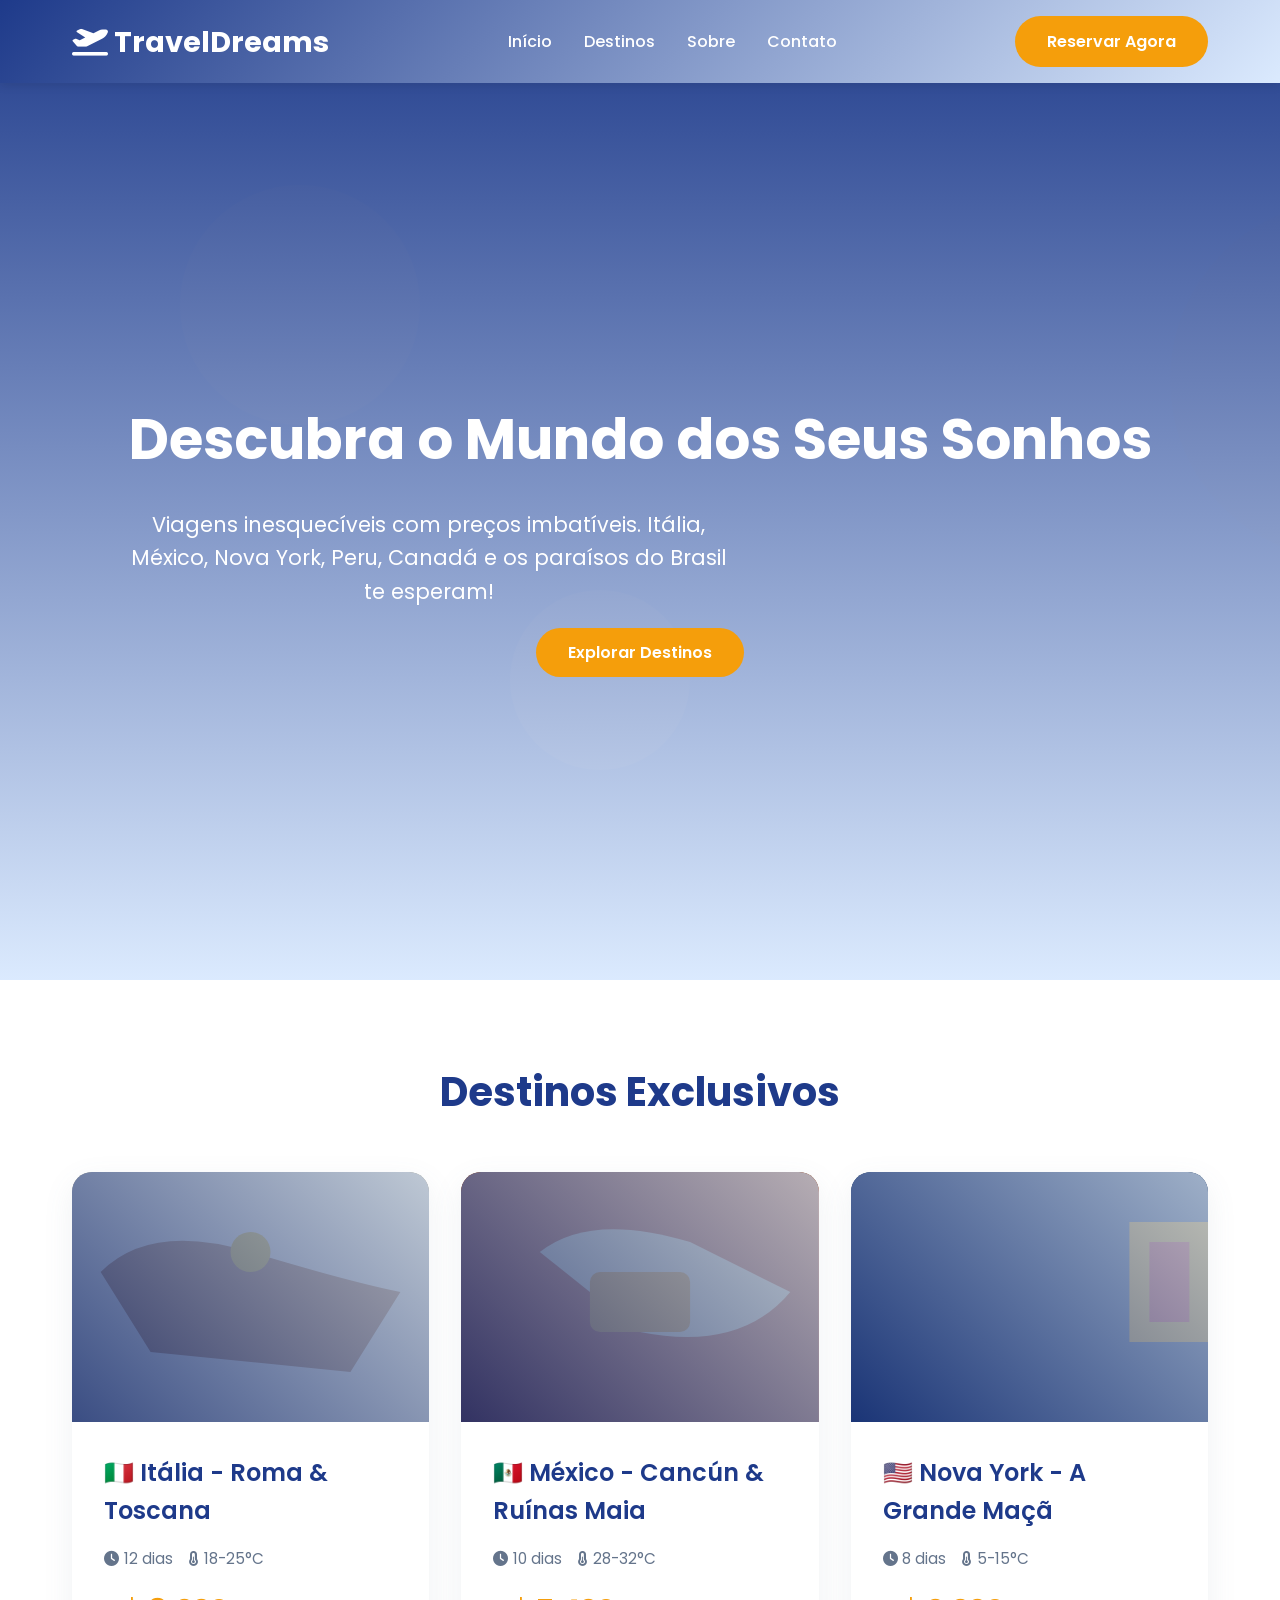
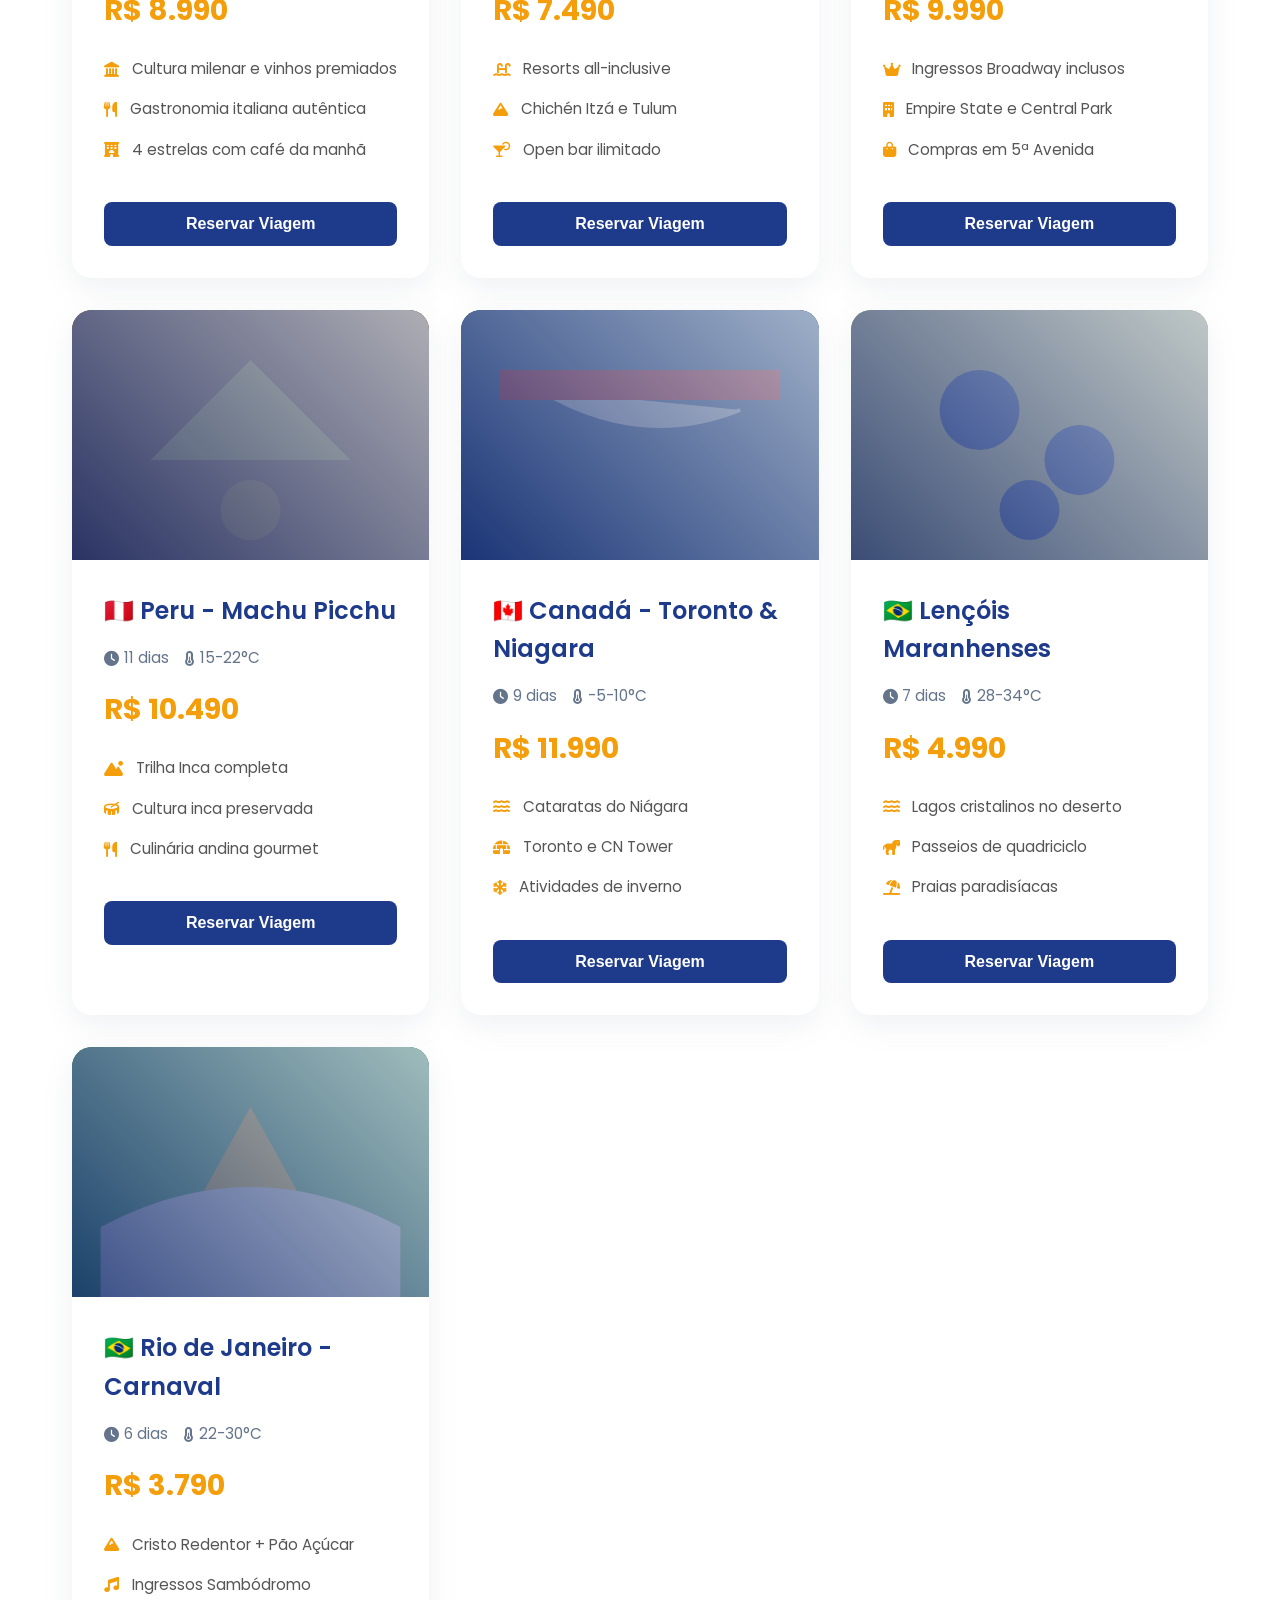
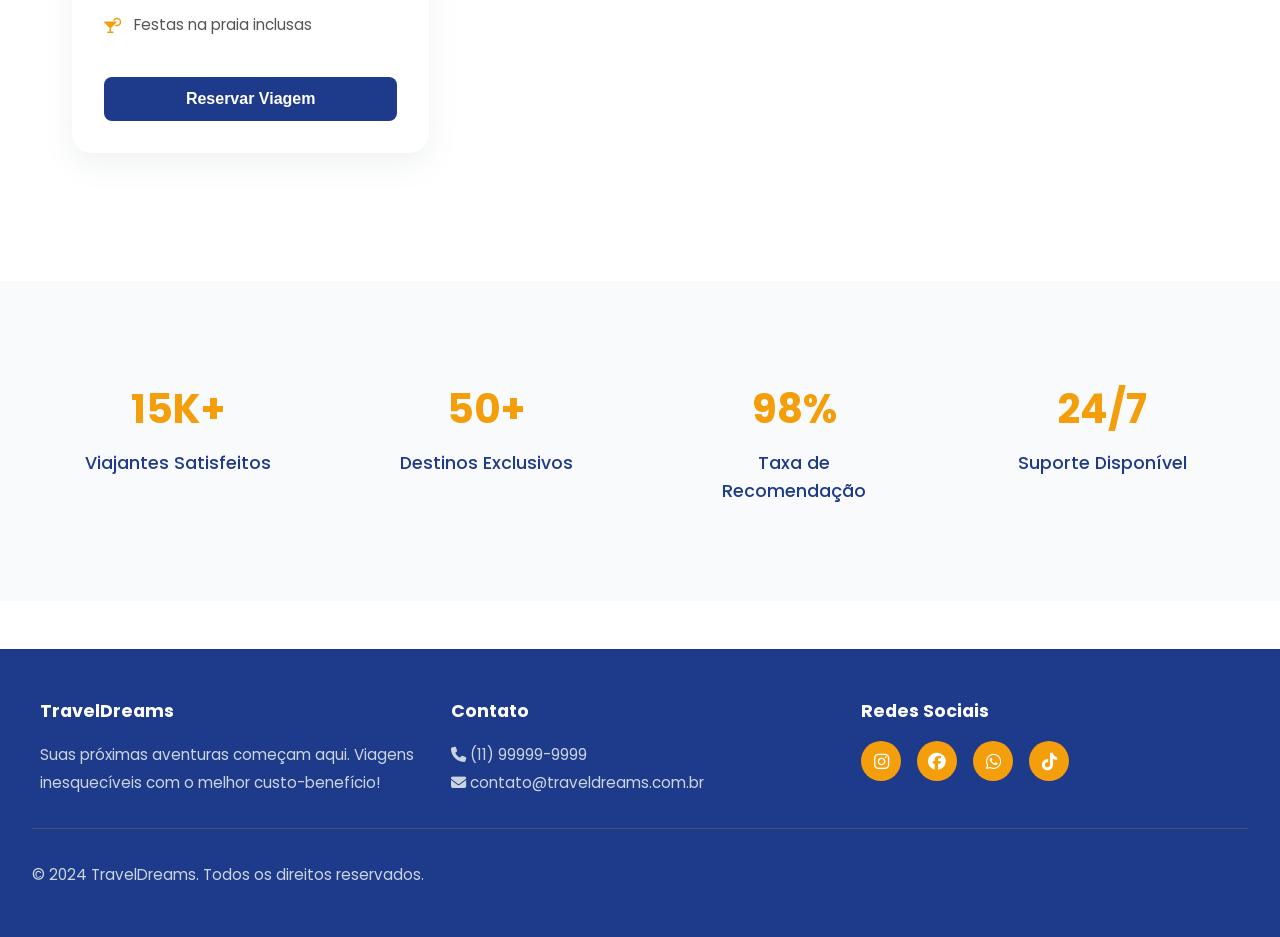
<file: LP Site de Viagens/index.html>
<!DOCTYPE html>
<html lang="pt-BR">
<head>
    <meta charset="UTF-8">
    <meta name="viewport" content="width=device-width, initial-scale=1.0">
    <title>TravelDreams - Suas Próximas Aventuras Começam Aqui</title>
    <link href="https://fonts.googleapis.com/css2?family=Poppins:wght@300;400;500;600;700&display=swap" rel="stylesheet">
    <link rel="stylesheet" href="https://cdnjs.cloudflare.com/ajax/libs/font-awesome/6.4.0/css/all.min.css">
    <link rel="stylesheet" href="style.css">
</head>
<body>
    <!-- Header -->
    <header>
        <nav>
            <div class="logo">
                <i class="fas fa-plane-departure"></i> TravelDreams
            </div>
            <ul class="nav-links">
                <li><a href="#home">Início</a></li>
                <li><a href="#destinations">Destinos</a></li>
                <li><a href="#about">Sobre</a></li>
                <li><a href="#contact">Contato</a></li>
            </ul>
            <a href="#booking" class="cta-button">Reservar Agora</a>
        </nav>
    </header>

    <!-- Hero Section -->
    <section class="hero" id="home">
        <div class="hero-content">
            <h1>Descubra o Mundo dos Seus Sonhos</h1>
            <p>Viagens inesquecíveis com preços imbatíveis. Itália, México, Nova York, Peru, Canadá e os paraísos do Brasil te esperam!</p>
            <a href="#destinations" class="cta-button">Explorar Destinos</a>
        </div>
    </section>

    <!-- Destinations Section -->
    <section class="destinations" id="destinations">
        <h2 class="section-title">Destinos Exclusivos</h2>
        <div class="destinations-grid">
            <!-- Itália -->
            <div class="destination-card">
                <div class="destination-image italy-bg"></div>
                <div class="destination-content">
                    <h3 class="destination-title">🇮🇹 Itália - Roma & Toscana</h3>
                    <div class="destination-info">
                        <span><i class="fas fa-clock"></i> 12 dias</span>
                        <span><i class="fas fa-thermometer-half"></i> 18-25°C</span>
                    </div>
                    <div class="price">R$ 8.990</div>
                    <ul class="features">
                        <li><i class="fas fa-landmark"></i> Cultura milenar e vinhos premiados</li>
                        <li><i class="fas fa-utensils"></i> Gastronomia italiana autêntica</li>
                        <li><i class="fas fa-hotel"></i> 4 estrelas com café da manhã</li>
                    </ul>
                    <button class="book-btn">Reservar Viagem</button>
                </div>
            </div>

            <!-- México -->
            <div class="destination-card">
                <div class="destination-image mexico-bg"></div>
                <div class="destination-content">
                    <h3 class="destination-title">🇲🇽 México - Cancún & Ruínas Maia</h3>
                    <div class="destination-info">
                        <span><i class="fas fa-clock"></i> 10 dias</span>
                        <span><i class="fas fa-thermometer-half"></i> 28-32°C</span>
                    </div>
                    <div class="price">R$ 7.490</div>
                    <ul class="features">
                        <li><i class="fas fa-swimming-pool"></i> Resorts all-inclusive</li>
                        <li><i class="fas fa-mountain"></i> Chichén Itzá e Tulum</li>
                        <li><i class="fas fa-cocktail"></i> Open bar ilimitado</li>
                    </ul>
                    <button class="book-btn">Reservar Viagem</button>
                </div>
            </div>

            <!-- Nova York -->
            <div class="destination-card">
                <div class="destination-image ny-bg"></div>
                <div class="destination-content">
                    <h3 class="destination-title">🇺🇸 Nova York - A Grande Maçã</h3>
                    <div class="destination-info">
                        <span><i class="fas fa-clock"></i> 8 dias</span>
                        <span><i class="fas fa-thermometer-half"></i> 5-15°C</span>
                    </div>
                    <div class="price">R$ 9.990</div>
                    <ul class="features">
                        <li><i class="fas fa-crown"></i> Ingressos Broadway inclusos</li>
                        <li><i class="fas fa-building"></i> Empire State e Central Park</li>
                        <li><i class="fas fa-shopping-bag"></i> Compras em 5ª Avenida</li>
                    </ul>
                    <button class="book-btn">Reservar Viagem</button>
                </div>
            </div>

            <!-- Peru -->
            <div class="destination-card">
                <div class="destination-image peru-bg"></div>
                <div class="destination-content">
                    <h3 class="destination-title">🇵🇪 Peru - Machu Picchu</h3>
                    <div class="destination-info">
                        <span><i class="fas fa-clock"></i> 11 dias</span>
                        <span><i class="fas fa-thermometer-half"></i> 15-22°C</span>
                    </div>
                    <div class="price">R$ 10.490</div>
                    <ul class="features">
                        <li><i class="fas fa-mountain-sun"></i> Trilha Inca completa</li>
                        <li><i class="fas fa-drum"></i> Cultura inca preservada</li>
                        <li><i class="fas fa-utensils"></i> Culinária andina gourmet</li>
                    </ul>
                    <button class="book-btn">Reservar Viagem</button>
                </div>
            </div>

            <!-- Canadá -->
            <div class="destination-card">
                <div class="destination-image canada-bg"></div>
                <div class="destination-content">
                    <h3 class="destination-title">🇨🇦 Canadá - Toronto & Niagara</h3>
                    <div class="destination-info">
                        <span><i class="fas fa-clock"></i> 9 dias</span>
                        <span><i class="fas fa-thermometer-half"></i> -5-10°C</span>
                    </div>
                    <div class="price">R$ 11.990</div>
                    <ul class="features">
                        <li><i class="fas fa-water"></i> Cataratas do Niágara</li>
                        <li><i class="fas fa-igloo"></i> Toronto e CN Tower</li>
                        <li><i class="fas fa-snowflake"></i> Atividades de inverno</li>
                    </ul>
                    <button class="book-btn">Reservar Viagem</button>
                </div>
            </div>

            <!-- Lençóis Maranhenses -->
            <div class="destination-card">
                <div class="destination-image lencois-bg"></div>
                <div class="destination-content">
                    <h3 class="destination-title">🇧🇷 Lençóis Maranhenses</h3>
                    <div class="destination-info">
                        <span><i class="fas fa-clock"></i> 7 dias</span>
                        <span><i class="fas fa-thermometer-half"></i> 28-34°C</span>
                    </div>
                    <div class="price">R$ 4.990</div>
                    <ul class="features">
                        <li><i class="fas fa-water"></i> Lagos cristalinos no deserto</li>
                        <li><i class="fas fa-horse"></i> Passeios de quadriciclo</li>
                        <li><i class="fas fa-umbrella-beach"></i> Praias paradisíacas</li>
                    </ul>
                    <button class="book-btn">Reservar Viagem</button>
                </div>
            </div>

            <!-- Rio de Janeiro -->
            <div class="destination-card">
                <div class="destination-image rio-bg"></div>
                <div class="destination-content">
                    <h3 class="destination-title">🇧🇷 Rio de Janeiro - Carnaval</h3>
                    <div class="destination-info">
                        <span><i class="fas fa-clock"></i> 6 dias</span>
                        <span><i class="fas fa-thermometer-half"></i> 22-30°C</span>
                    </div>
                    <div class="price">R$ 3.790</div>
                    <ul class="features">
                        <li><i class="fas fa-mountain"></i> Cristo Redentor + Pão Açúcar</li>
                        <li><i class="fas fa-music"></i> Ingressos Sambódromo</li>
                        <li><i class="fas fa-cocktail"></i> Festas na praia inclusas</li>
                    </ul>
                    <button class="book-btn">Reservar Viagem</button>
                </div>
            </div>
        </div>
    </section>

    <!-- Stats Section -->
    <section class="stats">
        <div class="stats-grid">
            <div class="stat-item">
                <h3>15K+</h3>
                <p>Viajantes Satisfeitos</p>
            </div>
            <div class="stat-item">
                <h3>50+</h3>
                <p>Destinos Exclusivos</p>
            </div>
            <div class="stat-item">
                <h3>98%</h3>
                <p>Taxa de Recomendação</p>
            </div>
            <div class="stat-item">
                <h3>24/7</h3>
                <p>Suporte Disponível</p>
            </div>
        </div>
    </section>

    <!-- Footer -->
    <footer>
        <div class="footer-content">
            <div>
                <h4>TravelDreams</h4>
                <p>Suas próximas aventuras começam aqui. Viagens inesquecíveis com o melhor custo-benefício!</p>
            </div>
            <div>
                <h4>Contato</h4>
                <p><i class="fas fa-phone"></i> (11) 99999-9999</p>
                <p><i class="fas fa-envelope"></i> contato@traveldreams.com.br</p>
            </div>
            <div>
                <h4>Redes Sociais</h4>
                <div class="social-links">
                    <a href="#"><i class="fab fa-instagram"></i></a>
                    <a href="#"><i class="fab fa-facebook"></i></a>
                    <a href="#"><i class="fab fa-whatsapp"></i></a>
                    <a href="#"><i class="fab fa-tiktok"></i></a>
                </div>
            </div>
        </div>
        <div style="border-top: 1px solid #475569; padding-top: 2rem; margin-top: 2rem;">
            <p>&copy; 2024 TravelDreams. Todos os direitos reservados.</p>
        </div>
    </footer>
</body>
</html>
</file>
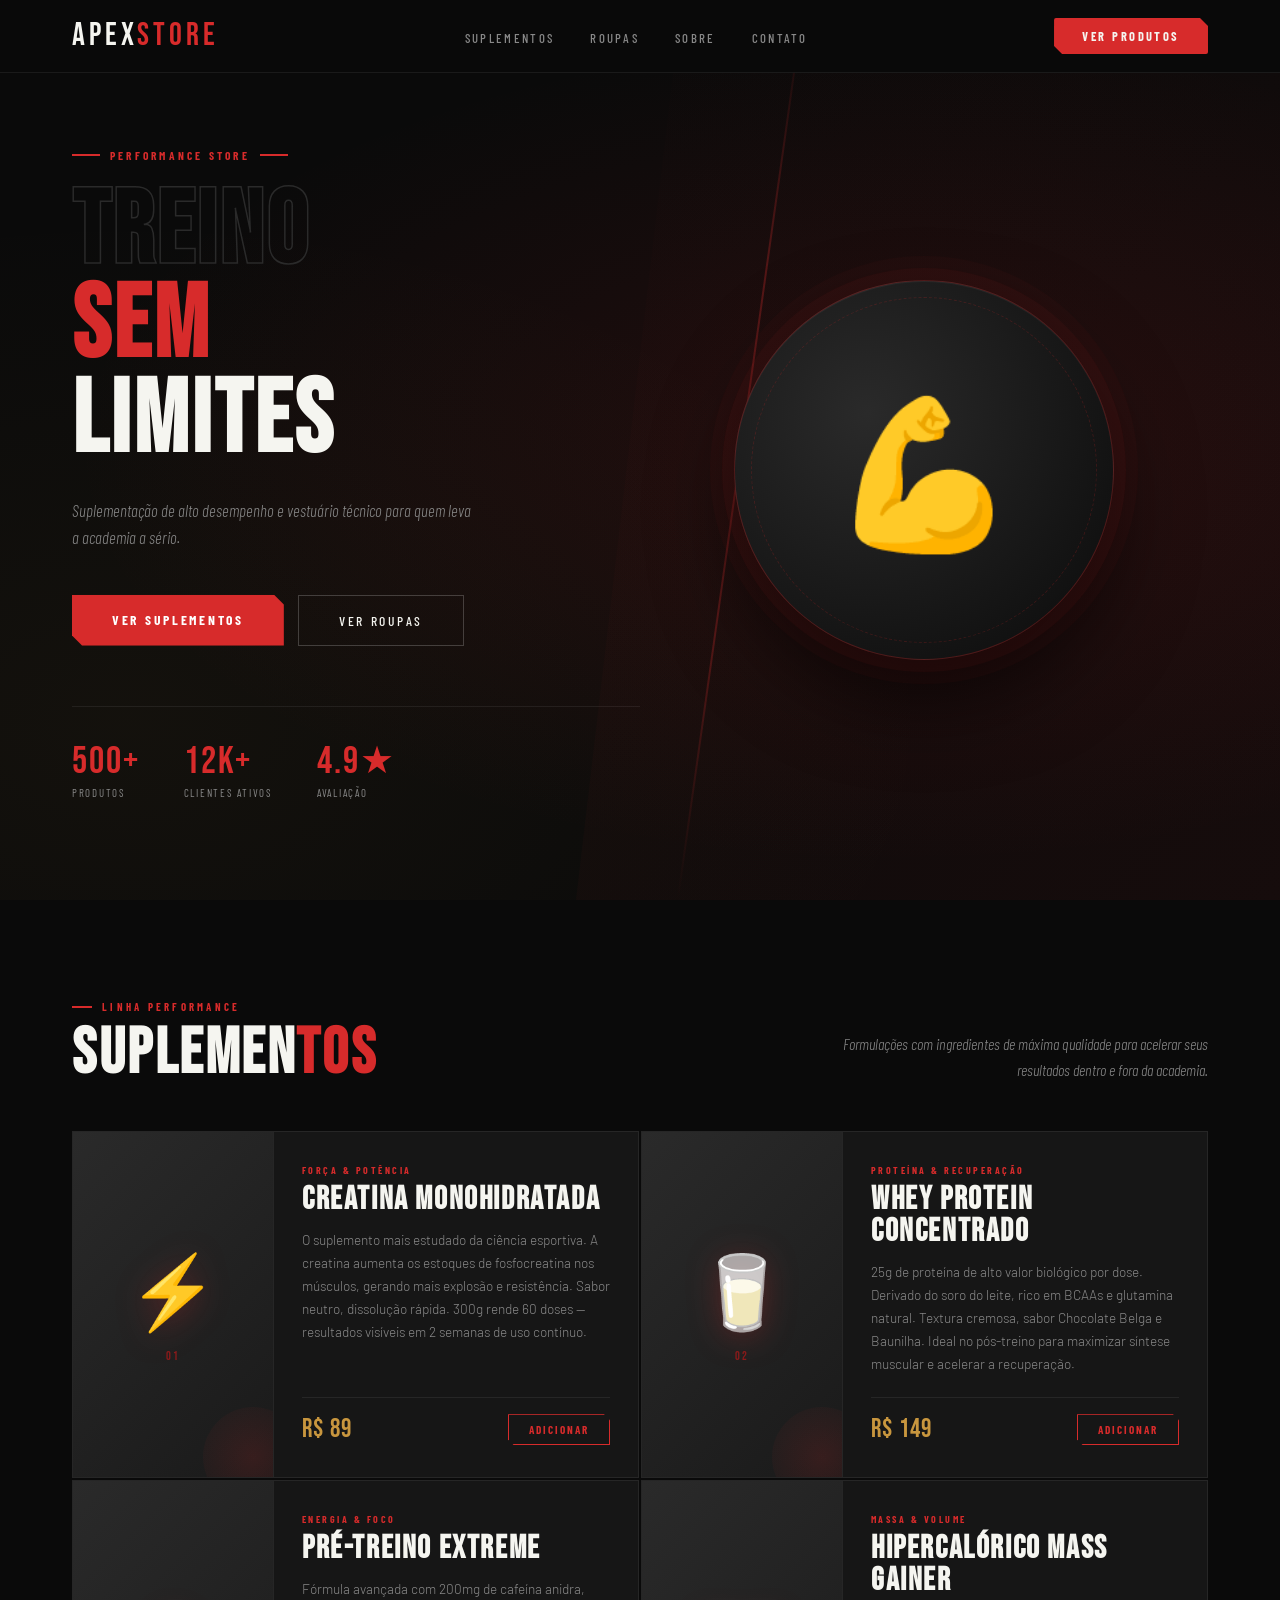
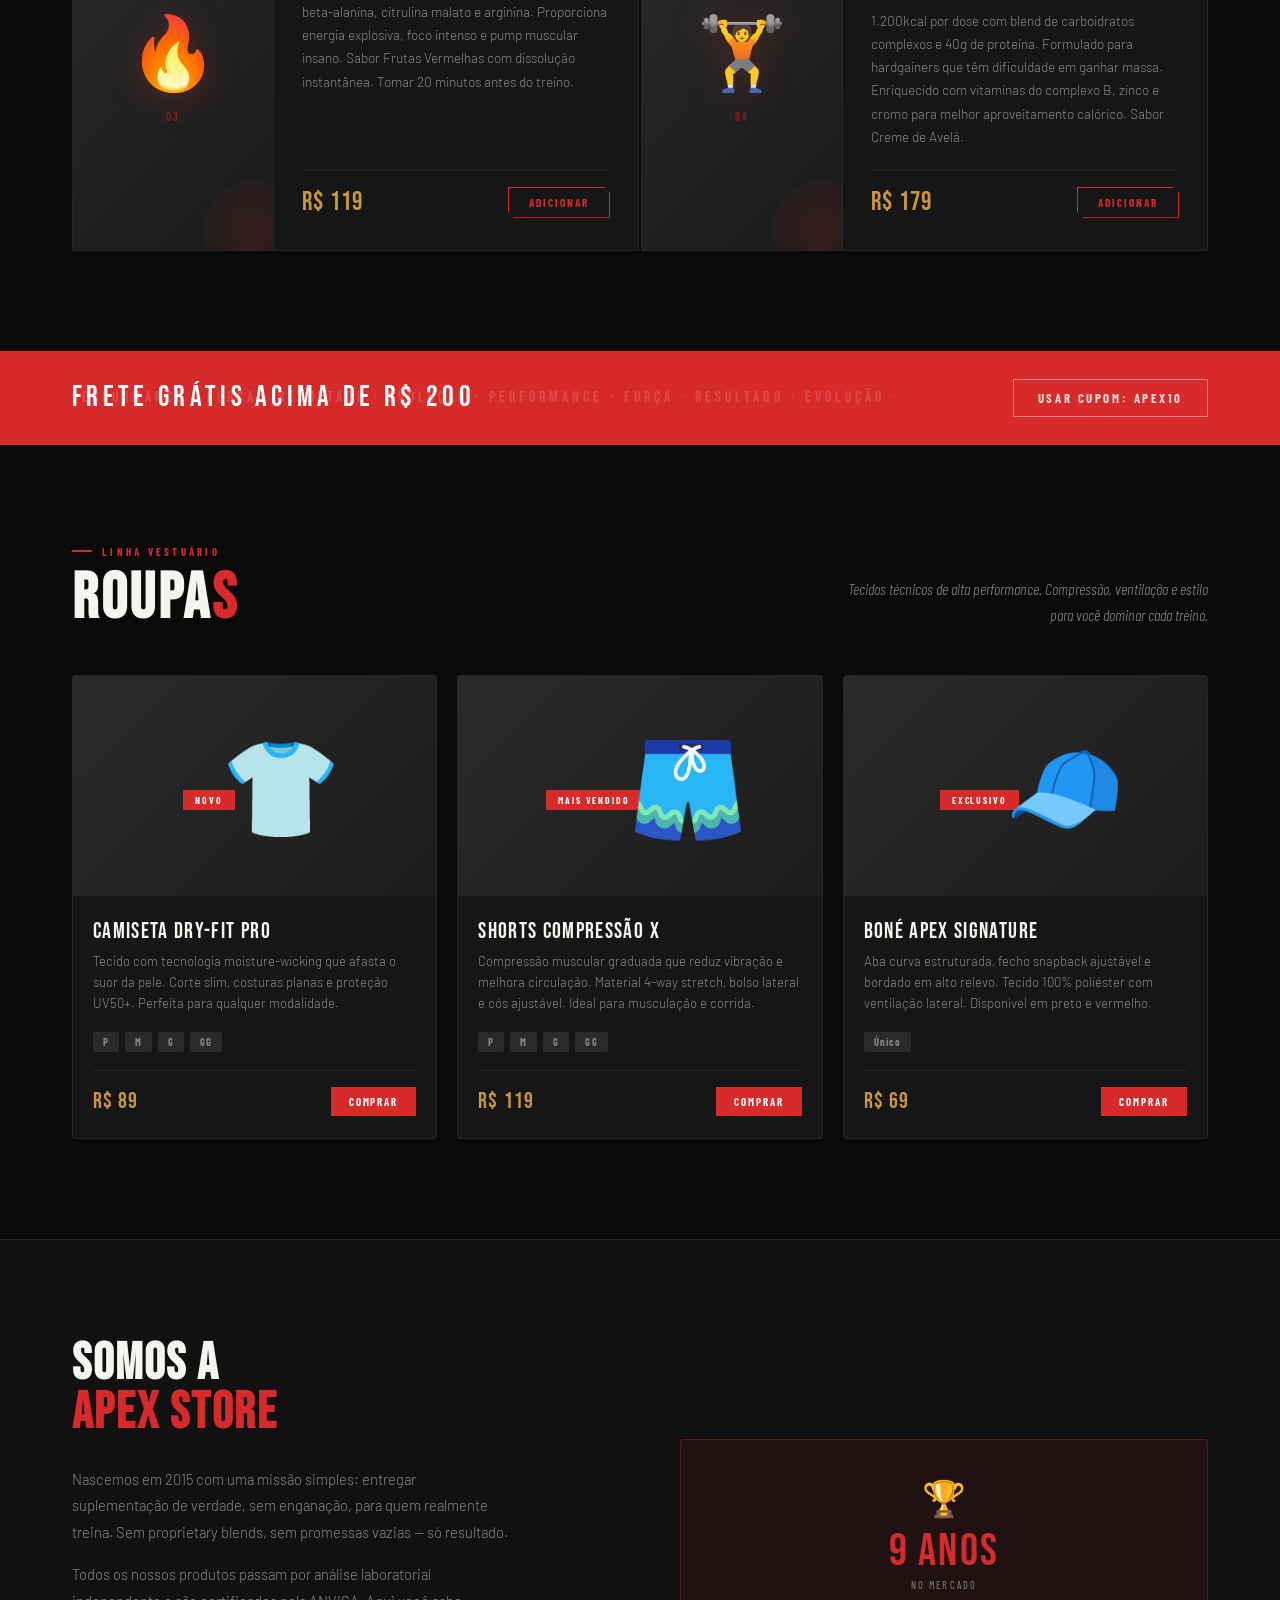
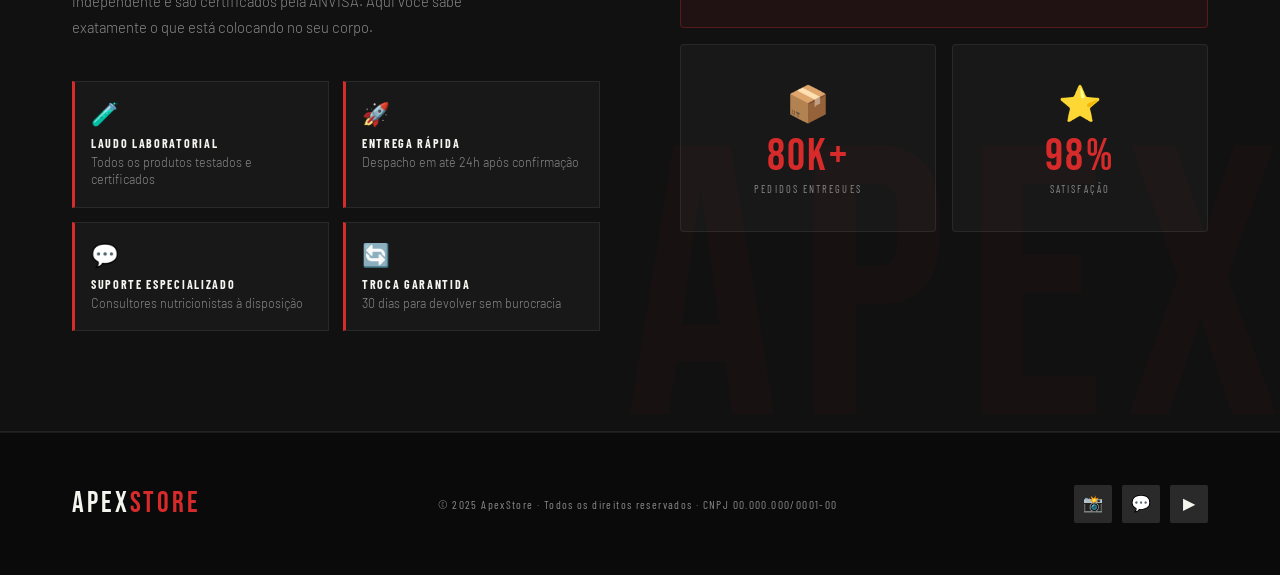
<file: LP Suplementos/index.html>
<!DOCTYPE html>
<html lang="pt-BR">
<head>
  <meta charset="UTF-8"/>
  <meta name="viewport" content="width=device-width, initial-scale=1.0"/>
  <title>APEX STORE – Suplementos & Performance</title>
  <link href="https://fonts.googleapis.com/css2?family=Bebas+Neue&family=Barlow+Condensed:ital,wght@0,300;0,500;0,700;1,300;1,700&family=Barlow:wght@300;400;500&display=swap" rel="stylesheet"/>
  <link rel="stylesheet" href="style.css"/>
</head>
<body>

  <!-- NAV -->
  <nav>
    <div class="nav-logo">APEX<span>STORE</span></div>
    <ul class="nav-links">
      <li><a href="#suplementos">Suplementos</a></li>
      <li><a href="#roupas">Roupas</a></li>
      <li><a href="#sobre">Sobre</a></li>
      <li><a href="#contato">Contato</a></li>
    </ul>
    <a href="#suplementos" class="nav-cta">Ver Produtos</a>
  </nav>

  <!-- HERO -->
  <section class="hero">
    <div class="hero-text">
      <div class="hero-eyebrow">Performance Store</div>
      <h1>
        <span class="stroke">TREINO</span>
        <span class="destaque">SEM</span>
        LIMITES
      </h1>
      <p class="hero-sub">
        Suplementação de alto desempenho e vestuário técnico para quem leva a academia a sério.
      </p>
      <div class="hero-cta">
        <a href="#suplementos" class="btn-red">Ver Suplementos</a>
        <a href="#roupas" class="btn-outline">Ver Roupas</a>
      </div>
      <div class="hero-stats">
        <div>
          <span class="stat-num">500+</span>
          <span class="stat-label">Produtos</span>
        </div>
        <div>
          <span class="stat-num">12k+</span>
          <span class="stat-label">Clientes ativos</span>
        </div>
        <div>
          <span class="stat-num">4.9★</span>
          <span class="stat-label">Avaliação</span>
        </div>
      </div>
    </div>

    <div class="hero-visual">
      <div class="hero-emblem">💪</div>
    </div>
  </section>

  <!-- SUPLEMENTOS -->
  <div class="sec-header reveal" id="suplementos">
    <div class="sec-header-left">
      <div class="sec-tag">Linha Performance</div>
      <h2>SUPLEMEN<em>TOS</em></h2>
    </div>
    <p>Formulações com ingredientes de máxima qualidade para acelerar seus resultados dentro e fora da academia.</p>
  </div>

  <section class="suplementos-grid">

    <!-- Creatina -->
    <article class="scard reveal">
      <div class="scard-visual">
        <div class="scard-emoji">⚡</div>
        <span class="scard-num">01</span>
      </div>
      <div class="scard-body">
        <div class="scard-category">Força & Potência</div>
        <h3 class="scard-title">CREATINA MONOHIDRATADA</h3>
        <p class="scard-desc">
          O suplemento mais estudado da ciência esportiva. A creatina aumenta os estoques de fosfocreatina nos músculos, gerando mais explosão e resistência. Sabor neutro, dissolução rápida. 300g rende 60 doses — resultados visíveis em 2 semanas de uso contínuo.
        </p>
        <div class="scard-footer">
          <span class="scard-price">R$ 89</span>
          <button class="scard-btn">Adicionar</button>
        </div>
      </div>
    </article>

    <!-- Whey -->
    <article class="scard reveal">
      <div class="scard-visual">
        <div class="scard-emoji">🥛</div>
        <span class="scard-num">02</span>
      </div>
      <div class="scard-body">
        <div class="scard-category">Proteína & Recuperação</div>
        <h3 class="scard-title">WHEY PROTEIN CONCENTRADO</h3>
        <p class="scard-desc">
          25g de proteína de alto valor biológico por dose. Derivado do soro do leite, rico em BCAAs e glutamina natural. Textura cremosa, sabor Chocolate Belga e Baunilha. Ideal no pós-treino para maximizar síntese muscular e acelerar a recuperação.
        </p>
        <div class="scard-footer">
          <span class="scard-price">R$ 149</span>
          <button class="scard-btn">Adicionar</button>
        </div>
      </div>
    </article>

    <!-- Pré-treino -->
    <article class="scard reveal">
      <div class="scard-visual">
        <div class="scard-emoji">🔥</div>
        <span class="scard-num">03</span>
      </div>
      <div class="scard-body">
        <div class="scard-category">Energia & Foco</div>
        <h3 class="scard-title">PRÉ-TREINO EXTREME</h3>
        <p class="scard-desc">
          Fórmula avançada com 200mg de cafeína anidra, beta-alanina, citrulina malato e arginina. Proporciona energia explosiva, foco intenso e pump muscular insano. Sabor Frutas Vermelhas com dissolução instantânea. Tomar 20 minutos antes do treino.
        </p>
        <div class="scard-footer">
          <span class="scard-price">R$ 119</span>
          <button class="scard-btn">Adicionar</button>
        </div>
      </div>
    </article>

    <!-- Hipercalórico -->
    <article class="scard reveal">
      <div class="scard-visual">
        <div class="scard-emoji">🏋️</div>
        <span class="scard-num">04</span>
      </div>
      <div class="scard-body">
        <div class="scard-category">Massa & Volume</div>
        <h3 class="scard-title">HIPERCALÓRICO MASS GAINER</h3>
        <p class="scard-desc">
          1.200kcal por dose com blend de carboidratos complexos e 40g de proteína. Formulado para hardgainers que têm dificuldade em ganhar massa. Enriquecido com vitaminas do complexo B, zinco e cromo para melhor aproveitamento calórico. Sabor Creme de Avelã.
        </p>
        <div class="scard-footer">
          <span class="scard-price">R$ 179</span>
          <button class="scard-btn">Adicionar</button>
        </div>
      </div>
    </article>

  </section>

  <!-- BANNER DIVISOR -->
  <div class="banner-divisor reveal">
    <div class="banner-text">FRETE GRÁTIS ACIMA DE R$ 200</div>
    <div class="banner-offer">Usar cupom: APEX10</div>
  </div>

  <!-- ROUPAS -->
  <div class="sec-header reveal" id="roupas">
    <div class="sec-header-left">
      <div class="sec-tag">Linha Vestuário</div>
      <h2>ROUPA<em>S</em></h2>
    </div>
    <p>Tecidos técnicos de alta performance. Compressão, ventilação e estilo para você dominar cada treino.</p>
  </div>

  <section class="roupas-grid">

    <article class="rcard reveal">
      <div class="rcard-visual">
        <span class="rcard-tag">Novo</span>
        <span>👕</span>
      </div>
      <div class="rcard-body">
        <div class="rcard-name">CAMISETA DRY-FIT PRO</div>
        <p class="rcard-desc">Tecido com tecnologia moisture-wicking que afasta o suor da pele. Corte slim, costuras planas e proteção UV50+. Perfeita para qualquer modalidade.</p>
        <div class="rcard-sizes">
          <span class="size-pill">P</span>
          <span class="size-pill">M</span>
          <span class="size-pill">G</span>
          <span class="size-pill">GG</span>
        </div>
        <div class="rcard-footer">
          <span class="rcard-price">R$ 89</span>
          <button class="rcard-btn">Comprar</button>
        </div>
      </div>
    </article>

    <article class="rcard reveal">
      <div class="rcard-visual">
        <span class="rcard-tag">Mais vendido</span>
        <span>🩳</span>
      </div>
      <div class="rcard-body">
        <div class="rcard-name">SHORTS COMPRESSÃO X</div>
        <p class="rcard-desc">Compressão muscular graduada que reduz vibração e melhora circulação. Material 4-way stretch, bolso lateral e cós ajustável. Ideal para musculação e corrida.</p>
        <div class="rcard-sizes">
          <span class="size-pill">P</span>
          <span class="size-pill">M</span>
          <span class="size-pill">G</span>
          <span class="size-pill">GG</span>
        </div>
        <div class="rcard-footer">
          <span class="rcard-price">R$ 119</span>
          <button class="rcard-btn">Comprar</button>
        </div>
      </div>
    </article>

    <article class="rcard reveal">
      <div class="rcard-visual">
        <span class="rcard-tag">Exclusivo</span>
        <span>🧢</span>
      </div>
      <div class="rcard-body">
        <div class="rcard-name">BONÉ APEX SIGNATURE</div>
        <p class="rcard-desc">Aba curva estruturada, fecho snapback ajustável e bordado em alto relevo. Tecido 100% poliéster com ventilação lateral. Disponível em preto e vermelho.</p>
        <div class="rcard-sizes">
          <span class="size-pill">Único</span>
        </div>
        <div class="rcard-footer">
          <span class="rcard-price">R$ 69</span>
          <button class="rcard-btn">Comprar</button>
        </div>
      </div>
    </article>

  </section>

  <!-- SOBRE -->
  <section class="sobre reveal" id="sobre">
    <div class="sobre-text">
      <h2>
        SOMOS A
        <em>APEX STORE</em>
      </h2>
      <p>Nascemos em 2015 com uma missão simples: entregar suplementação de verdade, sem enganação, para quem realmente treina. Sem proprietary blends, sem promessas vazias — só resultado.</p>
      <p>Todos os nossos produtos passam por análise laboratorial independente e são certificados pela ANVISA. Aqui você sabe exatamente o que está colocando no seu corpo.</p>
      <div class="sobre-features">
        <div class="feature">
          <div class="feature-icon">🧪</div>
          <div class="feature-title">Laudo Laboratorial</div>
          <div class="feature-desc">Todos os produtos testados e certificados</div>
        </div>
        <div class="feature">
          <div class="feature-icon">🚀</div>
          <div class="feature-title">Entrega Rápida</div>
          <div class="feature-desc">Despacho em até 24h após confirmação</div>
        </div>
        <div class="feature">
          <div class="feature-icon">💬</div>
          <div class="feature-title">Suporte Especializado</div>
          <div class="feature-desc">Consultores nutricionistas à disposição</div>
        </div>
        <div class="feature">
          <div class="feature-icon">🔄</div>
          <div class="feature-title">Troca Garantida</div>
          <div class="feature-desc">30 dias para devolver sem burocracia</div>
        </div>
      </div>
    </div>

    <div class="sobre-stats">
      <div class="sobre-box">
        <div class="sobre-box-icon">🏆</div>
        <div class="sobre-box-num">9 ANOS</div>
        <div class="sobre-box-label">No mercado</div>
      </div>
      <div class="sobre-box">
        <div class="sobre-box-icon">📦</div>
        <div class="sobre-box-num">80K+</div>
        <div class="sobre-box-label">Pedidos entregues</div>
      </div>
      <div class="sobre-box">
        <div class="sobre-box-icon">⭐</div>
        <div class="sobre-box-num">98%</div>
        <div class="sobre-box-label">Satisfação</div>
      </div>
    </div>
  </section>

  <!-- FOOTER -->
  <footer id="contato">
    <div class="footer-logo">APEX<span>STORE</span></div>
    <span class="footer-copy">© 2025 ApexStore · Todos os direitos reservados · CNPJ 00.000.000/0001-00</span>
    <div class="footer-socials">
      <button class="social-pill" title="Instagram">📸</button>
      <button class="social-pill" title="WhatsApp">💬</button>
      <button class="social-pill" title="YouTube">▶</button>
    </div>
  </footer>

  <script src="script.js"></script>

</body>
</html>
</file>
<file: LP Cardapio Italiano/style.css>
:root {
  --branco: #FAF9F6;
  --verde: #7BAE84;
  --verde-claro: #A8C9AD;
  --verde-suave: #D6EAD9;
  --cinza: #B0ACA6;
  --cinza-escuro: #6B6760;
  --cinza-sombra: rgba(107, 103, 96, 0.15);
  --sombra-media: rgba(107, 103, 96, 0.25);
}

* { margin: 0; padding: 0; box-sizing: border-box; }
html { scroll-behavior: smooth; }

body {
  background-color: var(--branco);
  font-family: 'Jost', sans-serif;
  color: var(--cinza-escuro);
  overflow-x: hidden;
}

/* ─── NAV ─────────────────────────────────────────────── */
nav {
  position: fixed;
  top: 0; left: 0; right: 0;
  z-index: 100;
  display: flex;
  justify-content: space-between;
  align-items: center;
  padding: 20px 80px;
  background: rgba(250, 249, 246, 0.92);
  backdrop-filter: blur(12px);
  border-bottom: 1px solid rgba(168, 201, 173, 0.3);
}

.nav-logo {
  font-family: 'Playfair Display', serif;
  font-size: 1.4rem;
  font-style: italic;
  color: #2E2E2B;
  letter-spacing: 0.02em;
}

.nav-logo span { color: var(--verde); }

.nav-links {
  display: flex;
  gap: 36px;
  list-style: none;
}

.nav-links a {
  font-size: 0.78rem;
  letter-spacing: 0.12em;
  text-transform: uppercase;
  color: var(--cinza-escuro);
  text-decoration: none;
  transition: color 0.3s;
}

.nav-links a:hover { color: var(--verde); }

/* ─── HERO ─────────────────────────────────────────────── */
.hero {
  min-height: 100vh;
  background: linear-gradient(160deg, var(--branco) 0%, var(--verde-suave) 55%, var(--verde-claro) 100%);
  display: grid;
  grid-template-columns: 1fr 1fr;
  align-items: center;
  padding: 80px 80px 60px;
  position: relative;
  overflow: hidden;
}

.hero::before {
  content: '';
  position: absolute;
  top: -120px; right: -120px;
  width: 500px; height: 500px;
  border-radius: 50%;
  background: radial-gradient(circle, var(--verde-claro) 0%, transparent 70%);
  opacity: 0.5;
}

.hero::after {
  content: '';
  position: absolute;
  bottom: -80px; left: -80px;
  width: 350px; height: 350px;
  border-radius: 50%;
  background: radial-gradient(circle, var(--verde-suave) 0%, transparent 70%);
  opacity: 0.6;
}

.hero-text { position: relative; z-index: 2; }

.badge {
  display: inline-flex;
  align-items: center;
  gap: 8px;
  background: white;
  border: 1.5px solid var(--verde-claro);
  color: var(--verde);
  font-family: 'Jost', sans-serif;
  font-size: 0.72rem;
  font-weight: 500;
  letter-spacing: 0.18em;
  text-transform: uppercase;
  padding: 7px 18px;
  border-radius: 100px;
  margin-bottom: 32px;
  box-shadow: 0 2px 12px var(--cinza-sombra);
  animation: fadeUp 0.8s ease both;
}

.badge::before {
  content: '●';
  font-size: 0.55rem;
  color: var(--verde);
}

.hero h1 {
  font-family: 'Playfair Display', serif;
  font-size: clamp(3.2rem, 6vw, 6rem);
  font-weight: 700;
  line-height: 1.05;
  color: #2E2E2B;
  margin-bottom: 8px;
  animation: fadeUp 0.9s 0.1s ease both;
}

.hero h1 em {
  font-style: italic;
  color: var(--verde);
}

.hero-sub {
  font-family: 'Cormorant Garamond', serif;
  font-size: 1.35rem;
  font-weight: 300;
  font-style: italic;
  color: var(--cinza-escuro);
  margin: 20px 0 40px;
  max-width: 420px;
  line-height: 1.6;
  animation: fadeUp 1s 0.2s ease both;
}

.hero-cta {
  display: flex;
  gap: 16px;
  flex-wrap: wrap;
  animation: fadeUp 1s 0.3s ease both;
}

.btn-primary {
  background: var(--verde);
  color: white;
  border: none;
  padding: 16px 38px;
  font-family: 'Jost', sans-serif;
  font-size: 0.85rem;
  font-weight: 500;
  letter-spacing: 0.1em;
  text-transform: uppercase;
  border-radius: 4px;
  cursor: pointer;
  transition: background 0.3s, transform 0.2s, box-shadow 0.3s;
  box-shadow: 0 6px 20px rgba(123, 174, 132, 0.4);
  text-decoration: none;
}

.btn-primary:hover {
  background: #639E6D;
  transform: translateY(-2px);
  box-shadow: 0 10px 28px rgba(123, 174, 132, 0.5);
}

.btn-ghost {
  background: transparent;
  color: var(--cinza-escuro);
  border: 1.5px solid var(--cinza);
  padding: 16px 38px;
  font-family: 'Jost', sans-serif;
  font-size: 0.85rem;
  font-weight: 400;
  letter-spacing: 0.1em;
  text-transform: uppercase;
  border-radius: 4px;
  cursor: pointer;
  transition: border-color 0.3s, color 0.3s, transform 0.2s;
  text-decoration: none;
}

.btn-ghost:hover {
  border-color: var(--verde);
  color: var(--verde);
  transform: translateY(-2px);
}

.hero-visual {
  position: relative;
  z-index: 2;
  display: flex;
  justify-content: center;
  align-items: center;
  animation: fadeIn 1.2s 0.2s ease both;
}

.hero-plate {
  width: 420px; height: 420px;
  border-radius: 50%;
  background: white;
  box-shadow: 0 30px 80px var(--sombra-media), 0 0 0 2px var(--verde-suave);
  display: flex;
  align-items: center;
  justify-content: center;
  font-size: 11rem;
  position: relative;
  overflow: hidden;
}

.hero-plate::before {
  content: '';
  position: absolute;
  inset: 12px;
  border-radius: 50%;
  border: 1.5px dashed var(--verde-claro);
}

.hero-stats {
  display: flex;
  gap: 48px;
  margin-top: 52px;
  padding-top: 40px;
  border-top: 1px solid var(--verde-suave);
  animation: fadeUp 1s 0.4s ease both;
}

.stat-num {
  font-family: 'Playfair Display', serif;
  font-size: 2rem;
  font-weight: 700;
  color: var(--verde);
  display: block;
}

.stat-label {
  font-size: 0.73rem;
  letter-spacing: 0.12em;
  text-transform: uppercase;
  color: var(--cinza);
}

/* ─── SECTION INTRO ─────────────────────────────────── */
.section-intro {
  padding: 110px 80px 60px;
  text-align: center;
}

.section-intro h2 {
  font-family: 'Playfair Display', serif;
  font-size: clamp(2rem, 4vw, 3.2rem);
  color: #2E2E2B;
  margin-bottom: 16px;
}

.section-intro h2 em { color: var(--verde); font-style: italic; }

.section-intro p {
  font-family: 'Cormorant Garamond', serif;
  font-size: 1.15rem;
  font-weight: 300;
  color: var(--cinza-escuro);
  max-width: 560px;
  margin: 0 auto;
  line-height: 1.7;
}

.divider {
  width: 60px; height: 2px;
  background: linear-gradient(90deg, var(--verde), var(--verde-claro));
  margin: 28px auto 0;
  border-radius: 2px;
}

/* ─── CARDÁPIO ─────────────────────────────────────── */
.menu {
  padding: 40px 80px 120px;
  display: grid;
  grid-template-columns: repeat(2, 1fr);
  gap: 36px;
  max-width: 1200px;
  margin: 0 auto;
}

.card {
  background: white;
  border-radius: 20px;
  overflow: hidden;
  box-shadow: 0 8px 32px var(--cinza-sombra);
  display: grid;
  grid-template-columns: 1fr 1fr;
  transition: transform 0.35s, box-shadow 0.35s;
  position: relative;
}

.card:hover {
  transform: translateY(-6px);
  box-shadow: 0 20px 50px var(--sombra-media);
}

.card-emoji-wrap {
  background: linear-gradient(135deg, var(--verde-suave), var(--verde-claro));
  display: flex;
  flex-direction: column;
  align-items: center;
  justify-content: center;
  padding: 40px 20px;
  position: relative;
  overflow: hidden;
}

.card-emoji-wrap::before {
  content: '';
  position: absolute;
  bottom: -40px; right: -40px;
  width: 120px; height: 120px;
  border-radius: 50%;
  background: rgba(255,255,255,0.25);
}

.card-emoji {
  font-size: 5rem;
  filter: drop-shadow(0 6px 14px rgba(107, 103, 96, 0.2));
  animation: floatEmoji 4s ease-in-out infinite;
  position: relative;
  z-index: 1;
}

.card-tag {
  margin-top: 16px;
  font-size: 0.65rem;
  letter-spacing: 0.15em;
  text-transform: uppercase;
  color: var(--verde);
  background: white;
  padding: 4px 14px;
  border-radius: 100px;
  font-weight: 500;
  position: relative;
  z-index: 1;
}

.card-body {
  padding: 36px 28px;
  display: flex;
  flex-direction: column;
  justify-content: center;
}

.card-number {
  font-family: 'Playfair Display', serif;
  font-size: 0.75rem;
  color: var(--cinza);
  letter-spacing: 0.2em;
  margin-bottom: 8px;
}

.card-title {
  font-family: 'Playfair Display', serif;
  font-size: 1.55rem;
  font-weight: 700;
  color: #2E2E2B;
  line-height: 1.15;
  margin-bottom: 14px;
}

.card-title em {
  color: var(--verde);
  font-style: italic;
}

.card-desc {
  font-family: 'Cormorant Garamond', serif;
  font-size: 1rem;
  font-weight: 300;
  line-height: 1.65;
  color: var(--cinza-escuro);
  margin-bottom: 22px;
}

.card-footer {
  display: flex;
  align-items: center;
  justify-content: space-between;
  border-top: 1px solid var(--verde-suave);
  padding-top: 16px;
}

.card-price {
  font-family: 'Playfair Display', serif;
  font-size: 1.3rem;
  color: var(--verde);
  font-weight: 700;
}

.card-btn {
  background: var(--verde-suave);
  color: var(--verde);
  border: none;
  padding: 8px 20px;
  border-radius: 100px;
  font-family: 'Jost', sans-serif;
  font-size: 0.72rem;
  letter-spacing: 0.1em;
  text-transform: uppercase;
  cursor: pointer;
  transition: background 0.3s, color 0.3s;
}

.card-btn:hover {
  background: var(--verde);
  color: white;
}

/* ─── SOBRE ─────────────────────────────────────────── */
.sobre {
  background: linear-gradient(135deg, #2E2E2B 0%, #3D3D38 100%);
  padding: 100px 80px;
  display: grid;
  grid-template-columns: 1fr 1fr;
  gap: 80px;
  align-items: center;
  position: relative;
  overflow: hidden;
}

.sobre::before {
  content: '"';
  font-family: 'Playfair Display', serif;
  font-size: 28rem;
  color: rgba(168, 201, 173, 0.06);
  position: absolute;
  top: -80px; left: 40px;
  line-height: 1;
  pointer-events: none;
}

.sobre-text h2 {
  font-family: 'Playfair Display', serif;
  font-size: clamp(2rem, 3.5vw, 3rem);
  color: white;
  margin-bottom: 24px;
  line-height: 1.2;
}

.sobre-text h2 em { color: var(--verde-claro); font-style: italic; }

.sobre-text p {
  font-family: 'Cormorant Garamond', serif;
  font-size: 1.1rem;
  font-weight: 300;
  color: rgba(255,255,255,0.7);
  line-height: 1.8;
  margin-bottom: 16px;
}

.sobre-features {
  display: grid;
  grid-template-columns: 1fr 1fr;
  gap: 20px;
  margin-top: 40px;
}

.feature {
  background: rgba(255,255,255,0.06);
  border: 1px solid rgba(168,201,173,0.2);
  border-radius: 12px;
  padding: 22px 20px;
  transition: background 0.3s;
}

.feature:hover { background: rgba(168,201,173,0.1); }

.feature-icon { font-size: 1.6rem; margin-bottom: 10px; }

.feature-title {
  font-family: 'Jost', sans-serif;
  font-size: 0.78rem;
  font-weight: 500;
  letter-spacing: 0.1em;
  text-transform: uppercase;
  color: var(--verde-claro);
  margin-bottom: 6px;
}

.feature-desc {
  font-size: 0.82rem;
  color: rgba(255,255,255,0.5);
  line-height: 1.5;
}

.sobre-visual {
  display: grid;
  grid-template-columns: 1fr 1fr;
  gap: 16px;
}

.sobre-box {
  background: rgba(255,255,255,0.05);
  border: 1px solid rgba(168,201,173,0.15);
  border-radius: 16px;
  display: flex;
  flex-direction: column;
  align-items: center;
  justify-content: center;
  padding: 36px 20px;
  text-align: center;
}

.sobre-box:first-child {
  grid-column: 1 / -1;
  background: rgba(123, 174, 132, 0.12);
  border-color: rgba(123,174,132,0.3);
}

.sobre-box-icon { font-size: 2.8rem; margin-bottom: 12px; }

.sobre-box-num {
  font-family: 'Playfair Display', serif;
  font-size: 2.4rem;
  font-weight: 700;
  color: var(--verde-claro);
}

.sobre-box-label {
  font-size: 0.75rem;
  letter-spacing: 0.14em;
  text-transform: uppercase;
  color: rgba(255,255,255,0.45);
}

/* ─── FOOTER ─────────────────────────────────────────── */
footer {
  background: var(--branco);
  border-top: 1px solid var(--verde-suave);
  padding: 60px 80px;
  display: flex;
  justify-content: space-between;
  align-items: center;
}

.footer-logo {
  font-family: 'Playfair Display', serif;
  font-size: 1.6rem;
  font-style: italic;
  color: #2E2E2B;
}

.footer-logo span { color: var(--verde); }

.footer-copy {
  font-size: 0.75rem;
  letter-spacing: 0.1em;
  color: var(--cinza);
}

.footer-socials {
  display: flex;
  gap: 16px;
}

.social-pill {
  background: var(--verde-suave);
  color: var(--verde);
  border: none;
  width: 40px; height: 40px;
  border-radius: 50%;
  font-size: 1.1rem;
  cursor: pointer;
  transition: background 0.3s, transform 0.2s;
  display: flex;
  align-items: center;
  justify-content: center;
}

.social-pill:hover {
  background: var(--verde);
  color: white;
  transform: scale(1.1);
}

/* ─── ANIMATIONS ─────────────────────────────────────── */
@keyframes fadeUp {
  from { opacity: 0; transform: translateY(28px); }
  to   { opacity: 1; transform: translateY(0); }
}

@keyframes fadeIn {
  from { opacity: 0; }
  to   { opacity: 1; }
}

@keyframes floatEmoji {
  0%, 100% { transform: translateY(0); }
  50%       { transform: translateY(-10px); }
}

/* scroll-reveal */
.reveal {
  opacity: 0;
  transform: translateY(40px);
  transition: opacity 0.7s ease, transform 0.7s ease;
}

.reveal.visible {
  opacity: 1;
  transform: none;
}

/* ─── RESPONSIVE ─────────────────────────────────────── */
@media (max-width: 900px) {
  nav { padding: 16px 28px; }
  .nav-links { display: none; }
  .hero { grid-template-columns: 1fr; padding: 100px 28px 60px; text-align: center; }
  .hero-visual { display: none; }
  .hero-stats { justify-content: center; }
  .hero-cta { justify-content: center; }
  .section-intro { padding: 80px 28px 40px; }
  .menu { grid-template-columns: 1fr; padding: 20px 28px 80px; }
  .card { grid-template-columns: 1fr; }
  .card-emoji-wrap { padding: 48px 20px; }
  .sobre { grid-template-columns: 1fr; padding: 80px 28px; }
  .sobre-visual { display: none; }
  footer { flex-direction: column; gap: 24px; padding: 40px 28px; text-align: center; }
}
</file>
<file: LP Padaria/style.css>
* {
    margin: 0;
    padding: 0;
    box-sizing: border-box;
}

body {
    font-family: 'Poppins', sans-serif;
    line-height: 1.6;
    color: #333;
}

/* Cores da Padaria */
:root {
    --marrom-primario: #8B4513;
    --marrom-claro: #D2691E;
    --preto: #1a1a1a;
    --branco: #FFFFFF;
    --bege: #F5F5DC;
    --cinza-claro: #F0F0F0;
}

/* Header */
.navbar {
    background: var(--branco);
    box-shadow: 0 2px 10px rgba(0,0,0,0.1);
    position: fixed;
    width: 100%;
    top: 0;
    z-index: 1000;
}

.nav-container {
    max-width: 1200px;
    margin: 0 auto;
    padding: 1rem 2rem;
    display: flex;
    justify-content: space-between;
    align-items: center;
}

.logo {
    font-size: 1.8rem;
    font-weight: 700;
    color: var(--marrom-primario);
}

.nav-menu {
    display: flex;
    list-style: none;
    gap: 2rem;
}

.nav-menu a {
    text-decoration: none;
    color: var(--preto);
    font-weight: 500;
    transition: color 0.3s;
}

.nav-menu a:hover {
    color: var(--marrom-primario);
}

.nav-icons .cart-icon {
    position: relative;
    font-size: 1.5rem;
    color: var(--marrom-primario);
    text-decoration: none;
}

.cart-count {
    position: absolute;
    top: -8px;
    right: -8px;
    background: var(--marrom-primario);
    color: white;
    border-radius: 50%;
    width: 20px;
    height: 20px;
    display: flex;
    align-items: center;
    justify-content: center;
    font-size: 0.8rem;
    font-weight: 600;
}

/* Hero Section */
.hero {
    background: linear-gradient(135deg, var(--marrom-primario), var(--marrom-claro));
    height: 100vh;
    display: flex;
    align-items: center;
    justify-content: space-between;
    color: var(--branco);
    padding: 0 2rem;
    position: relative;
    overflow: hidden;
}

.hero-content {
    max-width: 600px;
    z-index: 2;
}

.hero-title {
    font-size: 3.5rem;
    font-weight: 700;
    margin-bottom: 1rem;
    line-height: 1.2;
}

.hero-title span {
    color: var(--bege);
}

.hero-subtitle {
    font-size: 1.3rem;
    margin-bottom: 2rem;
    opacity: 0.95;
}

.hero-buttons {
    display: flex;
    gap: 1rem;
}

.cta-primary, .cta-secondary {
    padding: 1rem 2rem;
    border: none;
    border-radius: 50px;
    font-weight: 600;
    text-decoration: none;
    transition: all 0.3s;
    display: inline-block;
}

.cta-primary {
    background: var(--branco);
    color: var(--marrom-primario);
}

.cta-secondary {
    background: transparent;
    color: var(--branco);
    border: 2px solid var(--branco);
}

.cta-primary:hover {
    transform: translateY(-3px);
    box-shadow: 0 10px 25px rgba(0,0,0,0.2);
}

.cta-secondary:hover {
    background: var(--branco);
    color: var(--marrom-primario);
}

/* Animação do Café */
.coffee-animation {
    position: absolute;
    right: 5%;
    top: 20%;
    animation: float 6s ease-in-out infinite;
}

.coffee-cup {
    width: 120px;
    height: 120px;
    background: linear-gradient(145deg, #f0e68c, #daa520);
    border-radius: 60px 60px 30px 30px;
    position: relative;
    box-shadow: 0 10px 20px rgba(0,0,0,0.3);
}

.coffee-liquid {
    width: 70%;
    height: 50%;
    background: linear-gradient(145deg, #8B4513, #654321);
    border-radius: 50px 50px 20px 20px;
    position: absolute;
    top: 25%;
    left: 15%;
    animation: coffeeWave 2s ease-in-out infinite;
}

.steam {
    position: absolute;
    top: -20px;
    left: 50%;
    transform: translateX(-50%);
}

.steam::before, .steam::after {
    content: '';
    position: absolute;
    width: 8px;
    height: 20px;
    background: rgba(255,255,255,0.6);
    border-radius: 50%;
    animation: steamRise 2s infinite;
}

.steam::before { animation-delay: 0s; left: -10px; }
.steam::after { animation-delay: 0.5s; right: -10px; }

@keyframes float {
    0%, 100% { transform: translateY(0px); }
    50% { transform: translateY(-20px); }
}

@keyframes coffeeWave {
    0%, 100% { transform: scaleX(1); }
    50% { transform: scaleX(1.05); }
}

@keyframes steamRise {
    0% { transform: translateY(0) scale(1); opacity: 1; }
    100% { transform: translateY(-30px) scale(0.5); opacity: 0; }
}

/* Menu Section */
.menu-section {
    padding: 6rem 0;
    background: var(--cinza-claro);
}

.container {
    max-width: 1200px;
    margin: 0 auto;
    padding: 0 2rem;
}

.section-title {
    text-align: center;
    font-size: 2.8rem;
    color: var(--marrom-primario);
    margin-bottom: 3rem;
    font-weight: 700;
}

.menu-categories {
    display: flex;
    justify-content: center;
    gap: 1rem;
    margin-bottom: 3rem;
    flex-wrap: wrap;
}

.category-btn {
    padding: 0.8rem 1.5rem;
    border: 2px solid var(--marrom-claro);
    background: var(--branco);
    color: var(--marrom-primario);
    border-radius: 25px;
    cursor: pointer;
    font-weight: 500;
    transition: all 0.3s;
}

.category-btn:hover, .category-btn.active {
    background: var(--marrom-primario);
    color: var(--branco);
}

.menu-grid {
    display: grid;
    grid-template-columns: repeat(auto-fit, minmax(280px, 1fr));
    gap: 2rem;
}

.menu-item {
    background: var(--branco);
    border-radius: 15px;
    overflow: hidden;
    box-shadow: 0 5px 15px rgba(0,0,0,0.1);
    transition: all 0.3s;
}

.menu-item:hover {
    transform: translateY(-10px);
    box-shadow: 0 15px 30px rgba(0,0,0,0.2);
}

.item-image {
    width: 100%;
    height: 250px;
    background-size: cover;
    background-position: center;
    position: relative;
    overflow: hidden;
}

.item-image::after {
    content: '';
    position: absolute;
    top: 0;
    left: 0;
    right: 0;
    bottom: 0;
    background: linear-gradient(45deg, rgba(139,69,19,0.7), rgba(210,105,30,0.7));
}

/* Imagens dos itens */
.coxinha { background: linear-gradient(rgba(0,0,0,0.3), rgba(0,0,0,0.3)), url('https://images.unsplash.com/photo-1561049933-da4b4c20d3d8?w=600&h=400&fit=crop'); background-size: cover; background-position: center; }
.pastel { background: linear-gradient(rgba(0,0,0,0.3), rgba(0,0,0,0.3)), url('https://images.unsplash.com/photo-1565299585323-38d6b0865b47?w=600&h=400&fit=crop'); background-size: cover; background-position: center; }
.misto { background: linear-gradient(rgba(0,0,0,0.3), rgba(0,0,0,0.3)), url('https://images.unsplash.com/photo-1553909092-d5b604d0c90d?w=600&h=400&fit=crop'); background-size: cover; background-position: center; }
.pao-frances { background: linear-gradient(rgba(0,0,0,0.3), rgba(0,0,0,0.3)), url('https://images.unsplash.com/photo-1599599810694-45d6b02eda30?w=600&h=400&fit=crop'); background-size: cover; background-position: center; }
.pao-queijo { background: linear-gradient(rgba(0,0,0,0.3), rgba(0,0,0,0.3)), url('https://images.unsplash.com/photo-1601143776701-adf0abb3eb81?w=600&h=400&fit=crop'); background-size: cover; background-position: center; }
.donut { background: linear-gradient(rgba(0,0,0,0.3), rgba(0,0,0,0.3)), url('https://images.unsplash.com/photo-1585518419759-399a9f4a7c9f?w=600&h=400&fit=crop'); background-size: cover; background-position: center; }
.bolo { background: linear-gradient(rgba(0,0,0,0.3), rgba(0,0,0,0.3)), url('https://images.unsplash.com/photo-1578985545062-69928b1d9587?w=600&h=400&fit=crop'); background-size: cover; background-position: center; }
.cafe { background: linear-gradient(rgba(0,0,0,0.3), rgba(0,0,0,0.3)), url('https://images.unsplash.com/photo-1559056199-641a0ac8b3f7?w=600&h=400&fit=crop'); background-size: cover; background-position: center; }
.suco { background: linear-gradient(rgba(0,0,0,0.3), rgba(0,0,0,0.3)), url('https://images.unsplash.com/photo-1600271886742-f049cd1f3033?w=600&h=400&fit=crop'); background-size: cover; background-position: center; }

.item-info {
    padding: 1.5rem;
}

.item-info h3 {
    font-size: 1.3rem;
    font-weight: 700;
    color: var(--marrom-primario);
    margin-bottom: 0.5rem;
}

.item-info p {
    color: #666;
    font-size: 0.95rem;
    margin-bottom: 1rem;
}

.price {
    font-size: 1.5rem;
    font-weight: 700;
    color: var(--marrom-claro);
    margin-bottom: 1rem;
}

.add-cart {
    width: 100%;
    padding: 0.8rem;
    background: var(--marrom-primario);
    color: var(--branco);
    border: none;
    border-radius: 8px;
    font-weight: 600;
    cursor: pointer;
    transition: all 0.3s;
    display: flex;
    align-items: center;
    justify-content: center;
    gap: 0.5rem;
}

.add-cart:hover {
    background: var(--marrom-claro);
    transform: translateY(-2px);
}

/* Location Section */
.location-section {
    padding: 6rem 0;
    background: var(--branco);
}

.location-content {
    display: grid;
    grid-template-columns: 1fr 1fr;
    gap: 3rem;
    align-items: start;
}

.map-placeholder {
    background: linear-gradient(135deg, var(--marrom-primario), var(--marrom-claro));
    color: var(--branco);
    padding: 3rem;
    border-radius: 15px;
    text-align: center;
}

.map-placeholder i {
    font-size: 3rem;
    margin-bottom: 1rem;
}

.opening-hours {
    background: rgba(0,0,0,0.2);
    padding: 1.5rem;
    border-radius: 10px;
    margin-top: 2rem;
}

.opening-hours h4 {
    margin-bottom: 0.5rem;
}

.contact-info {
    display: flex;
    flex-direction: column;
    gap: 2rem;
}

.contact-item {
    display: flex;
    align-items: center;
    gap: 1.5rem;
    padding: 1.5rem;
    background: var(--cinza-claro);
    border-radius: 10px;
}

.contact-item i {
    font-size: 2rem;
    color: var(--marrom-primario);
}

.contact-item h4 {
    margin-bottom: 0.3rem;
}

.contact-item p {
    color: #666;
}

/* Cart Modal */
.cart-modal {
    position: fixed;
    top: 0;
    left: 0;
    width: 100%;
    height: 100%;
    background: rgba(0,0,0,0.7);
    display: none;
    justify-content: flex-end;
    z-index: 2000;
}

.cart-modal.open {
    display: flex;
}

.cart-content {
    background: var(--branco);
    width: 400px;
    height: 100%;
    display: flex;
    flex-direction: column;
    box-shadow: -5px 0 15px rgba(0,0,0,0.2);
}

.cart-header {
    padding: 2rem;
    border-bottom: 1px solid var(--cinza-claro);
    display: flex;
    justify-content: space-between;
    align-items: center;
}

.close-cart {
    background: none;
    border: none;
    font-size: 1.5rem;
    cursor: pointer;
    color: var(--marrom-primario);
}

.cart-items {
    flex: 1;
    overflow-y: auto;
    padding: 2rem;
}

.cart-item {
    padding: 1rem;
    border-bottom: 1px solid var(--cinza-claro);
    display: flex;
    justify-content: space-between;
    align-items: center;
}

.cart-item-total {
    font-weight: 700;
    color: var(--marrom-primario);
}

.cart-footer {
    padding: 2rem;
    border-top: 2px solid var(--marrom-primario);
}

.cart-total {
    font-size: 1.3rem;
    margin-bottom: 1rem;
    text-align: right;
}

.checkout-btn {
    width: 100%;
    padding: 1rem;
    background: var(--marrom-primario);
    color: var(--branco);
    border: none;
    border-radius: 50px;
    font-weight: 700;
    font-size: 1rem;
    cursor: pointer;
    transition: all 0.3s;
}

.checkout-btn:hover {
    background: var(--marrom-claro);
    transform: translateY(-2px);
}

/* Footer */
footer {
    background: var(--marrom-primario);
    color: var(--branco);
    padding: 2rem;
    text-align: center;
}

/* Mobile Toggle */
.mobile-menu-toggle {
    display: none;
    font-size: 1.5rem;
    color: var(--marrom-primario);
    cursor: pointer;
}

/* Responsividade */
@media (max-width: 768px) {
    .hero {
        flex-direction: column;
        text-align: center;
    }

    .hero-title {
        font-size: 2.5rem;
    }

    .coffee-animation {
        position: static;
        margin-top: 2rem;
    }

    .nav-menu {
        gap: 1rem;
    }

    .mobile-menu-toggle {
        display: block;
    }

    .menu-grid {
        grid-template-columns: 1fr;
    }

    .location-content {
        grid-template-columns: 1fr;
    }

    .cart-content {
        width: 100%;
    }

    .hero {
        margin-top: 80px;
    }
}
</file>
<file: LP power Gym/style.css>
﻿/* ===== CORES BASE ===== */
:root {
    --black: #000000;
    --white: #ffffff;
    --gray-dark: #333333;
    --gray-medium: #666666;
    --gray-light: #f8f9fa;
    --blue-light: #4fc3f7;
    --blue-light-hover: #29b6f6;
    --blue-dark: #0277bd;
}

/* Reset */
* {
    margin: 0;
    padding: 0;
    box-sizing: border-box;
}

body {
    font-family: 'Poppins', sans-serif;
    line-height: 1.6;
    color: var(--gray-dark);
    overflow-x: hidden;
    background: var(--white);
}

/* Header */
header {
    position: fixed;
    top: 0;
    width: 100%;
    background: var(--black);
    z-index: 1000;
    transition: all 0.3s ease;
    border-bottom: 2px solid var(--blue-light);
}

nav {
    display: flex;
    justify-content: space-between;
    align-items: center;
    padding: 1rem 5%;
    max-width: 1400px;
    margin: 0 auto;
}

.logo {
    font-size: 1.8rem;
    font-weight: 700;
    color: var(--blue-light);
}

.nav-links {
    display: flex;
    list-style: none;
    gap: 2rem;
}

.nav-links a {
    color: var(--white);
    text-decoration: none;
    font-weight: 500;
    transition: all 0.3s ease;
}

.nav-links a:hover {
    color: var(--blue-light);
}

.cta-btn {
    background: var(--blue-light);
    color: var(--white);
    padding: 0.8rem 2rem;
    border: none;
    border-radius: 50px;
    font-weight: 600;
    cursor: pointer;
    transition: all 0.3s ease;
}

.cta-btn:hover {
    background: var(--blue-light-hover);
    transform: translateY(-2px);
}

.cta-btn.secondary {
    background: transparent;
    border: 2px solid var(--blue-light);
}

.cta-btn.secondary:hover {
    background: var(--blue-light);
}

/* Hero Section */
.hero {
    height: 100vh;
    background: linear-gradient(135deg, var(--black) 0%, var(--gray-dark) 100%), 
                url('data:image/svg+xml,<svg xmlns="http://www.w3.org/2000/svg" viewBox="0 0 1200 800"><rect fill="%23001122" width="1200" height="800"/><path fill="%234fc3f7" opacity="0.1" d="M0 400Q300 200 600 400T1200 400V800H0z"/></svg>');
    background-size: cover;
    background-position: center;
    display: flex;
    align-items: center;
    justify-content: center;
    text-align: center;
    color: var(--white);
}

.hero-content h1 {
    font-size: 4rem;
    font-weight: 700;
    margin-bottom: 1rem;
    text-shadow: 2px 2px 4px rgba(0,0,0,0.5);
}

.hero-content p {
    font-size: 1.3rem;
    margin-bottom: 2rem;
    max-width: 600px;
    margin-left: auto;
    margin-right: auto;
}

.hero-buttons {
    display: flex;
    gap: 1rem;
    justify-content: center;
}

/* Sections */
section {
    padding: 100px 5%;
    max-width: 1400px;
    margin: 0 auto;
}

h2 {
    font-size: 3rem;
    text-align: center;
    margin-bottom: 4rem;
    color: var(--blue-dark);
    font-weight: 700;
}

.section-subtitle {
    text-align: center;
    font-size: 1.2rem;
    margin-bottom: 3rem;
    color: var(--gray-medium);
    max-width: 800px;
    margin-left: auto;
    margin-right: auto;
}

/* HorÃ¡rios */
.horarios-grid {
    display: grid;
    grid-template-columns: repeat(auto-fit, minmax(300px, 1fr));
    gap: 2rem;
}

.horario-card {
    background: var(--white);
    padding: 2rem;
    border-radius: 20px;
    box-shadow: 0 10px 30px rgba(0,0,0,0.1);
    border-left: 5px solid var(--blue-light);
    transition: all 0.3s ease;
}

.horario-card:hover {
    transform: translateY(-5px);
    box-shadow: 0 20px 40px rgba(79,195,247,0.2);
}

.horario-card h3 {
    font-size: 1.5rem;
    margin-bottom: 1rem;
    color: var(--gray-dark);
}

.horario-item {
    display: flex;
    justify-content: space-between;
    padding: 1rem;
    background: var(--gray-light);
    border-radius: 10px;
    margin-bottom: 0.5rem;
    font-weight: 500;
}

/* Aulas Coletivas */
.aulas-container {
    display: grid;
    grid-template-columns: repeat(auto-fit, minmax(250px, 1fr));
    gap: 1.5rem;
}

.dia-aula {
    background: var(--blue-light);
    color: var(--white);
    padding: 1.5rem;
    border-radius: 15px;
    transition: all 0.3s ease;
}

.dia-aula:hover {
    transform: translateY(-5px);
    box-shadow: 0 15px 30px rgba(79,195,247,0.3);
}

.dia-aula h4 {
    margin-bottom: 1rem;
    font-size: 1.2rem;
    font-weight: 600;
}

/* Planos */
.planos-grid {
    display: grid;
    grid-template-columns: repeat(auto-fit, minmax(300px, 1fr));
    gap: 2rem;
}

.plano-card {
    background: var(--white);
    padding: 2.5rem 2rem;
    border-radius: 20px;
    text-align: center;
    box-shadow: 0 10px 30px rgba(0,0,0,0.1);
    border: 2px solid var(--gray-light);
    transition: all 0.3s ease;
    position: relative;
}

.plano-card.featured {
    border-color: var(--blue-light);
    box-shadow: 0 20px 40px rgba(79,195,247,0.2);
}

.plano-card:hover {
    transform: translateY(-10px);
    border-color: var(--blue-light);
    box-shadow: 0 20px 50px rgba(79,195,247,0.3);
}

.preco {
    font-size: 2.5rem;
    font-weight: 700;
    color: var(--blue-dark);
    margin: 1rem 0;
}

.features {
    list-style: none;
    margin: 1.5rem 0;
}

.features li {
    padding: 0.5rem 0;
    display: flex;
    align-items: center;
    gap: 0.5rem;
    color: var(--gray-medium);
}

.features i {
    color: var(--blue-light);
    width: 20px;
    font-weight: 900;
}

/* BenefÃ­cios */
.beneficios-grid {
    display: grid;
    grid-template-columns: repeat(auto-fit, minmax(250px, 1fr));
    gap: 2rem;
}

.beneficio-card {
    text-align: center;
    padding: 2rem;
    background: var(--white);
    border-radius: 20px;
    box-shadow: 0 10px 30px rgba(0,0,0,0.05);
    border: 1px solid var(--gray-light);
    transition: all 0.3s ease;
}

.beneficio-card i {
    font-size: 3rem;
    color: var(--blue-light);
    margin-bottom: 1rem;
}

.beneficio-card:hover {
    transform: translateY(-10px);
    box-shadow: 0 20px 40px rgba(79,195,247,0.15);
}

.beneficio-card h3 {
    margin-bottom: 1rem;
    color: var(--gray-dark);
    font-size: 1.3rem;
}

/* Loja */
.loja-grid {
    display: grid;
    grid-template-columns: repeat(auto-fit, minmax(200px, 1fr));
    gap: 1.5rem;
}

.produto {
    background: var(--white);
    padding: 1.5rem;
    border-radius: 15px;
    text-align: center;
    box-shadow: 0 10px 25px rgba(0,0,0,0.08);
    border: 1px solid var(--gray-light);
    transition: all 0.3s ease;
}

.produto:hover {
    transform: translateY(-8px);
    box-shadow: 0 20px 40px rgba(79,195,247,0.2);
    border-color: var(--blue-light);
}

.produto i {
    font-size: 2.5rem;
    color: var(--blue-light);
    margin-bottom: 1rem;
}

.produto h4 {
    margin-bottom: 0.5rem;
    color: var(--gray-dark);
    font-weight: 600;
}

.produto p {
    font-weight: 700;
    color: var(--blue-dark);
    font-size: 1.1rem;
}

/* Contato */
.contato {
    background: var(--gray-light);
    color: var(--gray-dark);
    text-align: center;
    border-top: 5px solid var(--blue-light);
}

.contato-info {
    display: grid;
    grid-template-columns: repeat(auto-fit, minmax(250px, 1fr));
    gap: 2rem;
    margin-top: 2rem;
    max-width: 800px;
    margin-left: auto;
    margin-right: auto;
}

.info-item {
    display: flex;
    align-items: center;
    gap: 1rem;
    font-size: 1.1rem;
    font-weight: 500;
    padding: 1rem;
    background: var(--white);
    border-radius: 15px;
    box-shadow: 0 5px 15px rgba(0,0,0,0.1);
}

.info-item i {
    font-size: 1.5rem;
    width: 40px;
    color: var(--blue-light);
    background: var(--gray-light);
    padding: 1rem;
    border-radius: 50%;
}

/* Footer */
footer {
    background: var(--black);
    color: var(--white);
    text-align: center;
    padding: 2rem;
}

footer p {
    font-weight: 500;
}

/* WhatsApp Button */
.whatsapp-btn {
    position: fixed;
    bottom: 20px;
    right: 20px;
    background: #25D366;
    color: var(--white);
    width: 60px;
    height: 60px;
    border-radius: 50%;
    display: flex;
    align-items: center;
    justify-content: center;
    font-size: 1.5rem;
    box-shadow: 0 4px 20px rgba(37, 211, 102, 0.4);
    z-index: 1000;
    transition: all 0.3s ease;
    text-decoration: none;
}

.whatsapp-btn:hover {
    transform: scale(1.1);
}

/* Scroll Reveal */
.reveal {
    opacity: 0;
    transform: translateY(30px);
    transition: all 0.6s ease;
}

.reveal.active {
    opacity: 1;
    transform: translateY(0);
}

/* Responsive */
@media (max-width: 768px) {
    .nav-links {
        display: none;
    }

    .hero-content h1 {
        font-size: 2.5rem;
    }

    .hero-buttons {
        flex-direction: column;
        align-items: center;
    }

    h2 {
        font-size: 2rem;
    }

    nav {
        padding: 1rem 3%;
    }

    .hero-buttons {
        gap: 0.5rem;
    }

    .cta-btn {
        padding: 0.7rem 1.5rem;
        font-size: 0.9rem;
    }
}
/* Nossas Sedes */
.sedes-grid {
    display: grid;
    grid-template-columns: repeat(auto-fit, minmax(300px, 1fr));
    gap: 2rem;
}

.sede-card {
    background: var(--white);
    padding: 2rem;
    border-radius: 20px;
    box-shadow: 0 10px 30px rgba(0,0,0,0.1);
    border-left: 5px solid var(--blue-light);
    transition: all 0.3s ease;
}

.sede-card:hover {
    transform: translateY(-5px);
    box-shadow: 0 20px 40px rgba(79,195,247,0.2);
}

.sede-card h3 {
    font-size: 1.5rem;
    margin-bottom: 1.5rem;
    color: var(--gray-dark);
}

.sede-address {
    display: flex;
    gap: 1rem;
    margin-bottom: 1.5rem;
    padding: 1rem;
    background: var(--gray-light);
    border-radius: 10px;
}

.sede-address i {
    color: var(--blue-light);
    font-size: 1.3rem;
    flex-shrink: 0;
}

.sede-address p {
    color: var(--gray-medium);
    font-weight: 500;
}

.sede-features {
    list-style: none;
    margin: 1.5rem 0;
}

.sede-features li {
    padding: 0.7rem 0;
    display: flex;
    align-items: center;
    gap: 0.8rem;
    color: var(--gray-medium);
    font-weight: 500;
}

.sede-features i {
    color: var(--blue-light);
    width: 20px;
    font-weight: 900;
}

/* Animação de destaque para seções */
@keyframes highlightSection {
    0% {
        background-color: rgba(79, 195, 247, 0.1);
    }
    100% {
        background-color: transparent;
    }
}

/* Estilo para link ativo */
.nav-links a.active {
    color: var(--blue-light);
    border-bottom: 2px solid var(--blue-light);
}

/* Animação de destaque para seções */
@keyframes highlightSection {
    0% {
        background-color: rgba(79, 195, 247, 0.15);
    }
    100% {
        background-color: transparent;
    }
}

/* Estilo para link ativo na navegação */
.nav-links a.active {
    color: var(--blue-light);
    border-bottom: 2px solid var(--blue-light);
    padding-bottom: 0.3rem;
}

/* Efeito de scroll suave */
html {
    scroll-behavior: smooth;
}
</file>
<file: LP Site de Viagens/style.css>
* {
    margin: 0;
    padding: 0;
    box-sizing: border-box;
}

body {
    font-family: 'Poppins', sans-serif;
    line-height: 1.6;
    color: #333;
}

/* Cores principais */
:root {
    --primary-blue: #1e3a8a;
    --light-blue: #dbeafe;
    --bank-white: #f8fafc;
    --gray-shadow: #64748b;
    --gray-light: #e2e8f0;
    --accent-gold: #f59e0b;
}

/* Header */
header {
    background: linear-gradient(135deg, var(--primary-blue), var(--light-blue));
    color: white;
    padding: 1rem 0;
    position: fixed;
    width: 100%;
    top: 0;
    z-index: 1000;
    box-shadow: 0 2px 10px rgba(0,0,0,0.1);
}

nav {
    max-width: 1200px;
    margin: 0 auto;
    display: flex;
    justify-content: space-between;
    align-items: center;
    padding: 0 2rem;
}

.logo {
    font-size: 1.8rem;
    font-weight: 700;
    color: white;
}

.nav-links {
    display: flex;
    list-style: none;
    gap: 2rem;
}

.nav-links a {
    color: white;
    text-decoration: none;
    font-weight: 500;
    transition: color 0.3s;
}

.nav-links a:hover {
    color: var(--accent-gold);
}

.cta-button {
    background: var(--accent-gold);
    color: white;
    padding: 0.8rem 2rem;
    border: none;
    border-radius: 50px;
    font-weight: 600;
    cursor: pointer;
    transition: all 0.3s;
    text-decoration: none;
}

.cta-button:hover {
    transform: translateY(-2px);
    box-shadow: 0 5px 15px rgba(245, 158, 11, 0.4);
}

/* Hero Section */
.hero {
    background: linear-gradient(rgba(30,58,138,0.9), rgba(219,234,254,0.9)), 
                url('data:image/svg+xml,<svg xmlns="http://www.w3.org/2000/svg" viewBox="0 0 1200 600"><rect fill="%23dbeafe" width="1200" height="600"/><circle fill="%23f1f5f9" cx="200" cy="150" r="80"/><circle fill="%23e2e8f0" cx="900" cy="200" r="120"/><circle fill="%23f8fafc" cx="400" cy="400" r="60"/><circle fill="%23cbd5e1" cx="1000" cy="450" r="90"/></svg>');
    background-size: cover;
    height: 100vh;
    display: flex;
    align-items: center;
    justify-content: center;
    text-align: center;
    color: white;
    margin-top: 80px;
}

.hero-content h1 {
    font-size: 3.5rem;
    margin-bottom: 1.5rem;
    font-weight: 700;
}

.hero-content p {
    font-size: 1.3rem;
    margin-bottom: 2rem;
    max-width: 600px;
}

/* Destinations Section */
.destinations {
    padding: 5rem 2rem;
    max-width: 1200px;
    margin: 0 auto;
}

.section-title {
    text-align: center;
    font-size: 2.5rem;
    margin-bottom: 3rem;
    color: var(--primary-blue);
}

.destinations-grid {
    display: grid;
    grid-template-columns: repeat(auto-fit, minmax(350px, 1fr));
    gap: 2rem;
}

.destination-card {
    background: white;
    border-radius: 20px;
    overflow: hidden;
    box-shadow: 0 10px 30px rgba(100,116,139,0.1);
    transition: all 0.4s ease;
    position: relative;
}

.destination-card:hover {
    transform: translateY(-10px);
    box-shadow: 0 20px 40px rgba(100,116,139,0.2);
}

.destination-image {
    height: 250px;
    background-size: cover;
    background-position: center;
    position: relative;
}

.destination-image::after {
    content: '';
    position: absolute;
    top: 0;
    left: 0;
    right: 0;
    bottom: 0;
    background: linear-gradient(45deg, var(--primary-blue), var(--light-blue));
    opacity: 0.7;
}

/* Backgrounds dos destinos */
.italy-bg { background-image: linear-gradient(rgba(0,0,0,0.5), rgba(0,0,0,0.5)), url('data:image/svg+xml,<svg xmlns="http://www.w3.org/2000/svg" viewBox="0 0 400 250"><rect fill="%23f8f4e6" width="400" height="250"/><path fill="%239c5925" d="M50 100Q100 50 200 80T350 120L300 200L100 180Z"/><circle fill="%23e6b800" cx="200" cy="80" r="20"/></svg>'); }
.mexico-bg { background-image: linear-gradient(rgba(0,0,0,0.5), rgba(0,0,0,0.5)), url('data:image/svg+xml,<svg xmlns="http://www.w3.org/2000/svg" viewBox="0 0 400 250"><rect fill="%23c2410c" width="400" height="250"/><path fill="%23fef3c7" d="M100 80Q150 40 250 70L350 120Q300 180 200 160Z"/><rect fill="%23f59e0b" x="150" y="100" width="100" height="60" rx="10"/></svg>'); }
.ny-bg { background-image: linear-gradient(rgba(0,0,0,0.5), rgba(0,0,0,0.5)), url('data:image/svg+xml,<svg xmlns="http://www.w3.org/2000/svg" viewBox="0 0 400 250"><rect fill="%23234e91" width="400" height="250"/><rect fill="%23fbbf24" x="300" y="50" width="80" height="120"/><rect fill="%23ef4444" x="320" y="70" width="40" height="80"/></svg>'); }
.peru-bg { background-image: linear-gradient(rgba(0,0,0,0.5), rgba(0,0,0,0.5)), url('data:image/svg+xml,<svg xmlns="http://www.w3.org/2000/svg" viewBox="0 0 400 250"><rect fill="%238b4513" width="400" height="250"/><polygon fill="%23d4af37" points="200,50 300,150 100,150"/><circle fill="%23c17d11" cx="200" cy="200" r="30"/></svg>'); }
.canada-bg { background-image: linear-gradient(rgba(0,0,0,0.5), rgba(0,0,0,0.5)), url('data:image/svg+xml,<svg xmlns="http://www.w3.org/2000/svg" viewBox="0 0 400 250"><rect fill="%23234e91" width="400" height="250"/><path fill="%23fff" d="M100 80Q200 140 300 100" stroke="%23fff" stroke-width="4"/><rect fill="%23ff0000" x="60" y="60" width="280" height="30"/></svg>'); }
.lencois-bg { background-image: linear-gradient(rgba(0,0,0,0.5), rgba(0,0,0,0.5)), url('data:image/svg+xml,<svg xmlns="http://www.w3.org/2000/svg" viewBox="0 0 400 250"><rect fill="%23fef08a" width="400" height="250"/><circle fill="%231e40af" cx="150" cy="100" r="40"/><circle fill="%231e40af" cx="250" cy="150" r="35"/><circle fill="%231e40af" cx="200" cy="200" r="30"/></svg>'); }
.rio-bg { background-image: linear-gradient(rgba(0,0,0,0.5), rgba(0,0,0,0.5)), url('data:image/svg+xml,<svg xmlns="http://www.w3.org/2000/svg" viewBox="0 0 400 250"><rect fill="%2328a745" width="400" height="250"/><polygon fill="%23ffc107" points="200,60 250,150 150,150"/><path fill="%23fff" d="M50 180Q200 100 350 180L350 250L50 250Z"/></svg>'); }

.destination-content {
    padding: 2rem;
}

.destination-title {
    font-size: 1.5rem;
    margin-bottom: 1rem;
    color: var(--primary-blue);
    font-weight: 600;
}

.destination-info {
    display: flex;
    gap: 1rem;
    margin-bottom: 1rem;
    font-size: 0.95rem;
    color: var(--gray-shadow);
}

.destination-info span {
    display: flex;
    align-items: center;
    gap: 0.3rem;
}

.price {
    font-size: 1.8rem;
    font-weight: 700;
    color: var(--accent-gold);
    margin-bottom: 1rem;
}

.features {
    list-style: none;
    margin: 1rem 0;
}

.features li {
    padding: 0.5rem 0;
    color: #555;
    display: flex;
    align-items: center;
    gap: 0.8rem;
    font-size: 0.95rem;
}

.features i {
    color: var(--accent-gold);
}

.book-btn {
    width: 100%;
    padding: 0.8rem;
    background: var(--primary-blue);
    color: white;
    border: none;
    border-radius: 8px;
    font-size: 1rem;
    font-weight: 600;
    cursor: pointer;
    transition: all 0.3s;
    margin-top: 1rem;
}

.book-btn:hover {
    background: #153570;
    transform: translateY(-2px);
    box-shadow: 0 5px 15px rgba(30,58,138,0.3);
}

/* Stats Section */
.stats {
    background: var(--bank-white);
    padding: 4rem 2rem;
    margin-top: 3rem;
}

.stats-grid {
    max-width: 1200px;
    margin: 0 auto;
    display: grid;
    grid-template-columns: repeat(auto-fit, minmax(250px, 1fr));
    gap: 2rem;
}

.stat-item {
    text-align: center;
    padding: 2rem;
}

.stat-item h3 {
    font-size: 2.5rem;
    color: var(--accent-gold);
    font-weight: 700;
    margin-bottom: 0.5rem;
}

.stat-item p {
    font-size: 1.1rem;
    color: var(--primary-blue);
    font-weight: 500;
}

/* Footer */
footer {
    background: var(--primary-blue);
    color: white;
    padding: 3rem 2rem;
    margin-top: 3rem;
}

.footer-content {
    max-width: 1200px;
    margin: 0 auto;
    display: grid;
    grid-template-columns: repeat(auto-fit, minmax(250px, 1fr));
    gap: 2rem;
    margin-bottom: 2rem;
}

footer h4 {
    margin-bottom: 1rem;
    font-size: 1.1rem;
}

footer p {
    line-height: 1.8;
    color: #cbd5e1;
    font-size: 0.95rem;
}

.social-links {
    display: flex;
    gap: 1rem;
    margin-top: 1rem;
}

.social-links a {
    display: inline-flex;
    align-items: center;
    justify-content: center;
    width: 40px;
    height: 40px;
    background: var(--accent-gold);
    color: white;
    border-radius: 50%;
    text-decoration: none;
    transition: all 0.3s;
    font-size: 1.1rem;
}

.social-links a:hover {
    transform: translateY(-3px);
    box-shadow: 0 5px 15px rgba(0,0,0,0.2);
}

/* Responsividade */
@media (max-width: 768px) {
    .hero-content h1 {
        font-size: 2.5rem;
    }

    .hero-content p {
        font-size: 1rem;
    }

    .nav-links {
        gap: 1rem;
    }

    .destinations-grid {
        grid-template-columns: 1fr;
    }

    .section-title {
        font-size: 2rem;
    }
}
</file>
<file: LP Suplementos/style.css>
:root {
  --preto: #0A0A0A;
  --preto-medio: #111111;
  --preto-card: #161616;
  --vermelho: #D72B2B;
  --vermelho-vivo: #FF2D2D;
  --vermelho-escuro: #8B1A1A;
  --cinza-ferro: #2A2A2A;
  --cinza-claro: #888888;
  --cinza-linha: rgba(255,255,255,0.07);
  --branco: #F5F5F0;
  --ouro: #C8963E;
  --sombra-vermelha: rgba(215, 43, 43, 0.25);
  --sombra-escura: rgba(0,0,0,0.6);
}

* { margin: 0; padding: 0; box-sizing: border-box; }
html { scroll-behavior: smooth; }

body {
  background-color: var(--preto);
  font-family: 'Barlow', sans-serif;
  color: var(--branco);
  overflow-x: hidden;
  cursor: default;
}

/* ── TEXTURA DE FUNDO ── */
body::before {
  content: '';
  position: fixed;
  inset: 0;
  background-image:
    repeating-linear-gradient(
      0deg,
      transparent,
      transparent 2px,
      rgba(255,255,255,0.013) 2px,
      rgba(255,255,255,0.013) 4px
    );
  pointer-events: none;
  z-index: 0;
}

/* ── NAV ── */
nav {
  position: fixed;
  top: 0; left: 0; right: 0;
  z-index: 100;
  display: flex;
  justify-content: space-between;
  align-items: center;
  padding: 18px 72px;
  background: rgba(10,10,10,0.95);
  backdrop-filter: blur(16px);
  border-bottom: 1px solid var(--cinza-linha);
}

.nav-logo {
  font-family: 'Bebas Neue', sans-serif;
  font-size: 2rem;
  letter-spacing: 0.12em;
  color: var(--branco);
  line-height: 1;
}

.nav-logo span { color: var(--vermelho); }

.nav-links {
  display: flex;
  gap: 36px;
  list-style: none;
}

.nav-links a {
  font-family: 'Barlow Condensed', sans-serif;
  font-size: 0.8rem;
  font-weight: 500;
  letter-spacing: 0.18em;
  text-transform: uppercase;
  color: var(--cinza-claro);
  text-decoration: none;
  transition: color 0.3s;
}

.nav-links a:hover { color: var(--vermelho-vivo); }

.nav-cta {
  background: var(--vermelho);
  color: var(--branco);
  border: none;
  padding: 11px 28px;
  font-family: 'Barlow Condensed', sans-serif;
  font-size: 0.78rem;
  font-weight: 700;
  letter-spacing: 0.2em;
  text-transform: uppercase;
  border-radius: 2px;
  cursor: pointer;
  text-decoration: none;
  transition: background 0.3s, transform 0.2s;
  clip-path: polygon(0 0, calc(100% - 8px) 0, 100% 8px, 100% 100%, 8px 100%, 0 calc(100% - 8px));
}

.nav-cta:hover {
  background: var(--vermelho-vivo);
  transform: translateY(-1px);
}

/* ── HERO ── */
.hero {
  min-height: 100vh;
  display: grid;
  grid-template-columns: 1fr 1fr;
  align-items: center;
  padding: 100px 72px 60px;
  position: relative;
  overflow: hidden;
  background: radial-gradient(ellipse at 70% 50%, rgba(215,43,43,0.12) 0%, transparent 65%),
              radial-gradient(ellipse at 10% 80%, rgba(200,150,62,0.05) 0%, transparent 50%),
              var(--preto);
}

.hero::before {
  content: '';
  position: absolute;
  top: 0; right: 0;
  width: 55%;
  height: 100%;
  background: linear-gradient(135deg, transparent 0%, rgba(215,43,43,0.06) 100%);
  clip-path: polygon(15% 0, 100% 0, 100% 100%, 0% 100%);
}

.hero::after {
  content: '';
  position: absolute;
  top: 0;
  right: 42%;
  width: 2px;
  height: 100%;
  background: linear-gradient(180deg, transparent, var(--vermelho) 30%, var(--vermelho) 70%, transparent);
  opacity: 0.3;
  transform: skewX(-8deg);
}

.hero-text { position: relative; z-index: 2; }

.hero-eyebrow {
  display: inline-flex;
  align-items: center;
  gap: 10px;
  font-family: 'Barlow Condensed', sans-serif;
  font-size: 0.72rem;
  font-weight: 700;
  letter-spacing: 0.28em;
  text-transform: uppercase;
  color: var(--vermelho);
  margin-bottom: 24px;
  animation: fadeUp 0.7s ease both;
}

.hero-eyebrow::before,
.hero-eyebrow::after {
  content: '';
  display: inline-block;
  width: 28px;
  height: 1.5px;
  background: var(--vermelho);
}

.hero h1 {
  font-family: 'Bebas Neue', sans-serif;
  font-size: clamp(4rem, 8vw, 9rem);
  line-height: 0.92;
  letter-spacing: 0.03em;
  color: var(--branco);
  margin-bottom: 6px;
  animation: fadeUp 0.8s 0.1s ease both;
}

.hero h1 .destaque {
  color: var(--vermelho);
  display: block;
}

.hero h1 .stroke {
  -webkit-text-stroke: 1.5px var(--cinza-ferro);
  color: transparent;
  display: block;
}

.hero-sub {
  font-family: 'Barlow Condensed', sans-serif;
  font-size: 1.05rem;
  font-weight: 300;
  font-style: italic;
  color: var(--cinza-claro);
  margin: 28px 0 44px;
  max-width: 400px;
  line-height: 1.6;
  animation: fadeUp 0.9s 0.2s ease both;
}

.hero-cta {
  display: flex;
  gap: 14px;
  flex-wrap: wrap;
  animation: fadeUp 0.9s 0.3s ease both;
}

.btn-red {
  background: var(--vermelho);
  color: white;
  border: none;
  padding: 16px 40px;
  font-family: 'Barlow Condensed', sans-serif;
  font-size: 0.85rem;
  font-weight: 700;
  letter-spacing: 0.2em;
  text-transform: uppercase;
  cursor: pointer;
  transition: background 0.3s, transform 0.2s, box-shadow 0.3s;
  text-decoration: none;
  clip-path: polygon(0 0, calc(100% - 10px) 0, 100% 10px, 100% 100%, 10px 100%, 0 calc(100% - 10px));
  box-shadow: 0 8px 28px var(--sombra-vermelha);
}

.btn-red:hover {
  background: var(--vermelho-vivo);
  transform: translateY(-2px);
  box-shadow: 0 14px 36px var(--sombra-vermelha);
}

.btn-outline {
  background: transparent;
  color: var(--branco);
  border: 1px solid rgba(255,255,255,0.2);
  padding: 16px 40px;
  font-family: 'Barlow Condensed', sans-serif;
  font-size: 0.85rem;
  font-weight: 500;
  letter-spacing: 0.2em;
  text-transform: uppercase;
  cursor: pointer;
  transition: border-color 0.3s, color 0.3s, transform 0.2s;
  text-decoration: none;
}

.btn-outline:hover {
  border-color: var(--vermelho);
  color: var(--vermelho);
  transform: translateY(-2px);
}

.hero-stats {
  display: flex;
  gap: 44px;
  margin-top: 60px;
  padding-top: 36px;
  border-top: 1px solid var(--cinza-linha);
  animation: fadeUp 1s 0.4s ease both;
}

.stat-num {
  font-family: 'Bebas Neue', sans-serif;
  font-size: 2.4rem;
  letter-spacing: 0.05em;
  color: var(--vermelho);
  display: block;
  line-height: 1;
}

.stat-label {
  font-family: 'Barlow Condensed', sans-serif;
  font-size: 0.68rem;
  letter-spacing: 0.16em;
  text-transform: uppercase;
  color: var(--cinza-claro);
  margin-top: 4px;
}

.hero-visual {
  position: relative;
  z-index: 2;
  display: flex;
  justify-content: center;
  align-items: center;
  animation: fadeIn 1.2s 0.2s ease both;
}

.hero-emblem {
  width: 380px; height: 380px;
  border-radius: 50%;
  background: radial-gradient(circle at 35% 35%, var(--cinza-ferro), var(--preto));
  border: 1px solid rgba(215,43,43,0.3);
  box-shadow:
    0 0 0 12px rgba(215,43,43,0.05),
    0 0 0 24px rgba(215,43,43,0.03),
    0 40px 80px var(--sombra-escura),
    inset 0 1px 0 rgba(255,255,255,0.05);
  display: flex;
  align-items: center;
  justify-content: center;
  font-size: 9rem;
  position: relative;
}

.hero-emblem::before {
  content: '';
  position: absolute;
  inset: 16px;
  border-radius: 50%;
  border: 1px dashed rgba(215,43,43,0.2);
}

/* ── SECTION HEADER ── */
.sec-header {
  padding: 100px 72px 48px;
  display: flex;
  align-items: flex-end;
  justify-content: space-between;
  gap: 24px;
}

.sec-tag {
  font-family: 'Barlow Condensed', sans-serif;
  font-size: 0.68rem;
  font-weight: 700;
  letter-spacing: 0.3em;
  text-transform: uppercase;
  color: var(--vermelho);
  display: flex;
  align-items: center;
  gap: 10px;
  margin-bottom: 12px;
}

.sec-tag::before {
  content: '';
  display: inline-block;
  width: 20px; height: 2px;
  background: var(--vermelho);
}

.sec-header h2 {
  font-family: 'Bebas Neue', sans-serif;
  font-size: clamp(2.8rem, 5vw, 5rem);
  letter-spacing: 0.04em;
  line-height: 0.9;
  color: var(--branco);
}

.sec-header h2 em {
  color: var(--vermelho);
  font-style: normal;
}

.sec-header p {
  font-family: 'Barlow Condensed', sans-serif;
  font-size: 1rem;
  font-weight: 300;
  font-style: italic;
  color: var(--cinza-claro);
  max-width: 380px;
  line-height: 1.6;
  text-align: right;
}

/* ── GRID SUPLEMENTOS ── */
.suplementos-grid {
  display: grid;
  grid-template-columns: repeat(2, 1fr);
  gap: 2px;
  padding: 0 72px 100px;
  max-width: 1280px;
  margin: 0 auto;
}

.scard {
  background: var(--preto-card);
  border: 1px solid var(--cinza-linha);
  display: grid;
  grid-template-columns: 200px 1fr;
  position: relative;
  overflow: hidden;
  transition: border-color 0.4s, transform 0.4s;
  cursor: default;
}

.scard:hover {
  border-color: rgba(215,43,43,0.5);
  transform: scale(1.01);
  z-index: 2;
}

.scard::after {
  content: '';
  position: absolute;
  top: 0; left: 0;
  width: 100%; height: 2px;
  background: linear-gradient(90deg, transparent, var(--vermelho), transparent);
  opacity: 0;
  transition: opacity 0.4s;
}

.scard:hover::after { opacity: 1; }

.scard-visual {
  background: linear-gradient(135deg, var(--cinza-ferro), #1a1a1a);
  display: flex;
  flex-direction: column;
  align-items: center;
  justify-content: center;
  padding: 36px 16px;
  position: relative;
  overflow: hidden;
}

.scard-visual::before {
  content: '';
  position: absolute;
  bottom: -30px; right: -30px;
  width: 100px; height: 100px;
  border-radius: 50%;
  background: radial-gradient(circle, rgba(215,43,43,0.15), transparent);
}

.scard-emoji {
  font-size: 4.5rem;
  filter: drop-shadow(0 4px 16px rgba(215,43,43,0.3));
  animation: floatItem 3.5s ease-in-out infinite;
  position: relative;
  z-index: 1;
}

.scard-num {
  font-family: 'Bebas Neue', sans-serif;
  font-size: 0.75rem;
  letter-spacing: 0.2em;
  color: var(--vermelho-escuro);
  margin-top: 14px;
  position: relative;
  z-index: 1;
}

.scard-body {
  padding: 32px 28px;
  display: flex;
  flex-direction: column;
  justify-content: center;
  border-left: 1px solid var(--cinza-linha);
}

.scard-category {
  font-family: 'Barlow Condensed', sans-serif;
  font-size: 0.62rem;
  font-weight: 700;
  letter-spacing: 0.25em;
  text-transform: uppercase;
  color: var(--vermelho);
  margin-bottom: 8px;
}

.scard-title {
  font-family: 'Bebas Neue', sans-serif;
  font-size: 2rem;
  letter-spacing: 0.05em;
  color: var(--branco);
  line-height: 1;
  margin-bottom: 12px;
}

.scard-desc {
  font-family: 'Barlow', sans-serif;
  font-size: 0.85rem;
  font-weight: 300;
  line-height: 1.7;
  color: var(--cinza-claro);
  margin-bottom: 22px;
}

.scard-footer {
  display: flex;
  align-items: center;
  justify-content: space-between;
  border-top: 1px solid var(--cinza-linha);
  padding-top: 16px;
  margin-top: auto;
}

.scard-price {
  font-family: 'Bebas Neue', sans-serif;
  font-size: 1.6rem;
  letter-spacing: 0.05em;
  color: var(--ouro);
}

.scard-btn {
  background: transparent;
  color: var(--vermelho);
  border: 1px solid var(--vermelho);
  padding: 8px 20px;
  font-family: 'Barlow Condensed', sans-serif;
  font-size: 0.7rem;
  font-weight: 700;
  letter-spacing: 0.18em;
  text-transform: uppercase;
  cursor: pointer;
  transition: background 0.3s, color 0.3s;
  clip-path: polygon(0 0, calc(100% - 6px) 0, 100% 6px, 100% 100%, 6px 100%, 0 calc(100% - 6px));
}

.scard-btn:hover {
  background: var(--vermelho);
  color: white;
}

/* ── BANNER DIVISOR ── */
.banner-divisor {
  background: var(--vermelho);
  padding: 28px 72px;
  display: flex;
  align-items: center;
  justify-content: space-between;
  overflow: hidden;
  position: relative;
}

.banner-divisor::before {
  content: 'PERFORMANCE · FORÇA · RESULTADO · EVOLUÇÃO · PERFORMANCE · FORÇA · RESULTADO · EVOLUÇÃO · ';
  font-family: 'Bebas Neue', sans-serif;
  font-size: 1rem;
  letter-spacing: 0.25em;
  color: rgba(255,255,255,0.15);
  position: absolute;
  white-space: nowrap;
  width: 200%;
  animation: ticker 18s linear infinite;
}

.banner-text {
  font-family: 'Bebas Neue', sans-serif;
  font-size: 1.8rem;
  letter-spacing: 0.15em;
  color: white;
  position: relative;
  z-index: 1;
}

.banner-offer {
  font-family: 'Barlow Condensed', sans-serif;
  font-size: 0.8rem;
  font-weight: 700;
  letter-spacing: 0.2em;
  text-transform: uppercase;
  color: rgba(255,255,255,0.85);
  position: relative;
  z-index: 1;
  border: 1px solid rgba(255,255,255,0.4);
  padding: 10px 24px;
}

/* ── ROUPAS ── */
.roupas-grid {
  display: grid;
  grid-template-columns: repeat(3, 1fr);
  gap: 20px;
  padding: 0 72px 100px;
  max-width: 1280px;
  margin: 0 auto;
}

.rcard {
  background: var(--preto-card);
  border: 1px solid var(--cinza-linha);
  border-radius: 4px;
  overflow: hidden;
  transition: transform 0.35s, border-color 0.35s, box-shadow 0.35s;
  position: relative;
}

.rcard:hover {
  transform: translateY(-8px);
  border-color: rgba(215,43,43,0.4);
  box-shadow: 0 24px 48px var(--sombra-escura);
}

.rcard-visual {
  height: 220px;
  display: flex;
  align-items: center;
  justify-content: center;
  font-size: 6rem;
  position: relative;
  overflow: hidden;
}

.rcard-visual::before {
  content: '';
  position: absolute;
  inset: 0;
  background: linear-gradient(135deg, var(--cinza-ferro) 0%, #1c1c1c 100%);
}

.rcard-visual span { position: relative; z-index: 1; }

.rcard-tag {
  position: absolute;
  top: 14px; left: 14px;
  background: var(--vermelho);
  color: white;
  font-family: 'Barlow Condensed', sans-serif;
  font-size: 0.6rem;
  font-weight: 700;
  letter-spacing: 0.2em;
  text-transform: uppercase;
  padding: 4px 12px;
  z-index: 2;
}

.rcard-body { padding: 22px 20px; }

.rcard-name {
  font-family: 'Bebas Neue', sans-serif;
  font-size: 1.4rem;
  letter-spacing: 0.06em;
  color: var(--branco);
  margin-bottom: 6px;
}

.rcard-desc {
  font-size: 0.82rem;
  font-weight: 300;
  color: var(--cinza-claro);
  line-height: 1.6;
  margin-bottom: 18px;
}

.rcard-sizes {
  display: flex;
  gap: 6px;
  margin-bottom: 18px;
}

.size-pill {
  background: var(--cinza-ferro);
  color: var(--cinza-claro);
  font-family: 'Barlow Condensed', sans-serif;
  font-size: 0.65rem;
  font-weight: 700;
  letter-spacing: 0.1em;
  padding: 4px 10px;
  border-radius: 2px;
}

.rcard-footer {
  display: flex;
  align-items: center;
  justify-content: space-between;
  border-top: 1px solid var(--cinza-linha);
  padding-top: 16px;
}

.rcard-price {
  font-family: 'Bebas Neue', sans-serif;
  font-size: 1.4rem;
  color: var(--ouro);
  letter-spacing: 0.05em;
}

.rcard-btn {
  background: var(--vermelho);
  color: white;
  border: none;
  padding: 8px 18px;
  font-family: 'Barlow Condensed', sans-serif;
  font-size: 0.68rem;
  font-weight: 700;
  letter-spacing: 0.18em;
  text-transform: uppercase;
  cursor: pointer;
  transition: background 0.3s;
}

.rcard-btn:hover { background: var(--vermelho-vivo); }

/* ── SOBRE ── */
.sobre {
  background: var(--preto-medio);
  border-top: 1px solid var(--cinza-linha);
  border-bottom: 1px solid var(--cinza-linha);
  padding: 100px 72px;
  display: grid;
  grid-template-columns: 1fr 1fr;
  gap: 80px;
  align-items: center;
  position: relative;
  overflow: hidden;
}

.sobre::before {
  content: 'APEX';
  font-family: 'Bebas Neue', sans-serif;
  font-size: 24rem;
  color: rgba(215,43,43,0.03);
  position: absolute;
  bottom: -60px; right: -20px;
  letter-spacing: 0.05em;
  line-height: 1;
  pointer-events: none;
}

.sobre-text h2 {
  font-family: 'Bebas Neue', sans-serif;
  font-size: clamp(2.5rem, 4vw, 4.5rem);
  letter-spacing: 0.04em;
  line-height: 0.95;
  margin-bottom: 28px;
}

.sobre-text h2 em {
  color: var(--vermelho);
  font-style: normal;
  display: block;
}

.sobre-text p {
  font-size: 0.92rem;
  font-weight: 300;
  color: var(--cinza-claro);
  line-height: 1.8;
  margin-bottom: 16px;
  max-width: 440px;
}

.sobre-features {
  display: grid;
  grid-template-columns: 1fr 1fr;
  gap: 14px;
  margin-top: 40px;
}

.feature {
  background: rgba(255,255,255,0.03);
  border: 1px solid var(--cinza-linha);
  border-left: 3px solid var(--vermelho);
  padding: 18px 16px;
  transition: background 0.3s;
}

.feature:hover { background: rgba(215,43,43,0.05); }

.feature-icon { font-size: 1.4rem; margin-bottom: 8px; }

.feature-title {
  font-family: 'Barlow Condensed', sans-serif;
  font-size: 0.75rem;
  font-weight: 700;
  letter-spacing: 0.14em;
  text-transform: uppercase;
  color: var(--branco);
  margin-bottom: 4px;
}

.feature-desc {
  font-size: 0.78rem;
  font-weight: 300;
  color: var(--cinza-claro);
  line-height: 1.4;
}

.sobre-stats {
  display: grid;
  grid-template-columns: 1fr 1fr;
  gap: 16px;
}

.sobre-box {
  background: rgba(255,255,255,0.03);
  border: 1px solid var(--cinza-linha);
  border-radius: 4px;
  padding: 36px 24px;
  text-align: center;
  transition: border-color 0.3s, background 0.3s;
}

.sobre-box:hover {
  border-color: var(--vermelho);
  background: rgba(215,43,43,0.05);
}

.sobre-box:first-child {
  grid-column: 1 / -1;
  background: rgba(215,43,43,0.08);
  border-color: rgba(215,43,43,0.3);
}

.sobre-box-icon { font-size: 2.2rem; margin-bottom: 10px; }

.sobre-box-num {
  font-family: 'Bebas Neue', sans-serif;
  font-size: 2.8rem;
  letter-spacing: 0.05em;
  color: var(--vermelho);
  line-height: 1;
}

.sobre-box-label {
  font-family: 'Barlow Condensed', sans-serif;
  font-size: 0.65rem;
  letter-spacing: 0.2em;
  text-transform: uppercase;
  color: var(--cinza-claro);
  margin-top: 4px;
}

/* ── FOOTER ── */
footer {
  background: var(--preto);
  border-top: 1px solid var(--cinza-linha);
  padding: 52px 72px;
  display: flex;
  justify-content: space-between;
  align-items: center;
}

.footer-logo {
  font-family: 'Bebas Neue', sans-serif;
  font-size: 1.8rem;
  letter-spacing: 0.1em;
  color: var(--branco);
}

.footer-logo span { color: var(--vermelho); }

.footer-copy {
  font-family: 'Barlow Condensed', sans-serif;
  font-size: 0.72rem;
  letter-spacing: 0.12em;
  color: var(--cinza-claro);
}

.footer-socials {
  display: flex;
  gap: 10px;
}

.social-pill {
  background: var(--cinza-ferro);
  color: var(--branco);
  border: none;
  width: 38px; height: 38px;
  border-radius: 2px;
  font-size: 1rem;
  cursor: pointer;
  transition: background 0.3s, transform 0.2s;
  display: flex;
  align-items: center;
  justify-content: center;
}

.social-pill:hover {
  background: var(--vermelho);
  transform: scale(1.1);
}

/* ── ANIMAÇÕES ── */
@keyframes fadeUp {
  from { opacity: 0; transform: translateY(30px); }
  to   { opacity: 1; transform: translateY(0); }
}

@keyframes fadeIn {
  from { opacity: 0; }
  to   { opacity: 1; }
}

@keyframes floatItem {
  0%, 100% { transform: translateY(0) rotate(-2deg); }
  50%       { transform: translateY(-12px) rotate(2deg); }
}

@keyframes ticker {
  from { transform: translateX(0); }
  to   { transform: translateX(-50%); }
}

.reveal {
  opacity: 0;
  transform: translateY(36px);
  transition: opacity 0.75s ease, transform 0.75s ease;
}

.reveal.visible {
  opacity: 1;
  transform: none;
}

/* ── RESPONSIVE ── */
@media (max-width: 960px) {
  nav { padding: 14px 24px; }
  .nav-links { display: none; }
  .hero { grid-template-columns: 1fr; padding: 100px 24px 60px; }
  .hero-visual { display: none; }
  .hero-stats { justify-content: flex-start; flex-wrap: wrap; gap: 28px; }
  .sec-header { flex-direction: column; align-items: flex-start; padding: 80px 24px 36px; }
  .sec-header p { text-align: left; }
  .suplementos-grid { grid-template-columns: 1fr; padding: 0 24px 80px; gap: 12px; }
  .scard { grid-template-columns: 140px 1fr; }
  .roupas-grid { grid-template-columns: 1fr; padding: 0 24px 80px; }
  .sobre { grid-template-columns: 1fr; padding: 80px 24px; }
  .sobre-stats { display: none; }
  .banner-divisor { padding: 24px; }
  footer { flex-direction: column; gap: 20px; padding: 40px 24px; text-align: center; }
}
</file>
